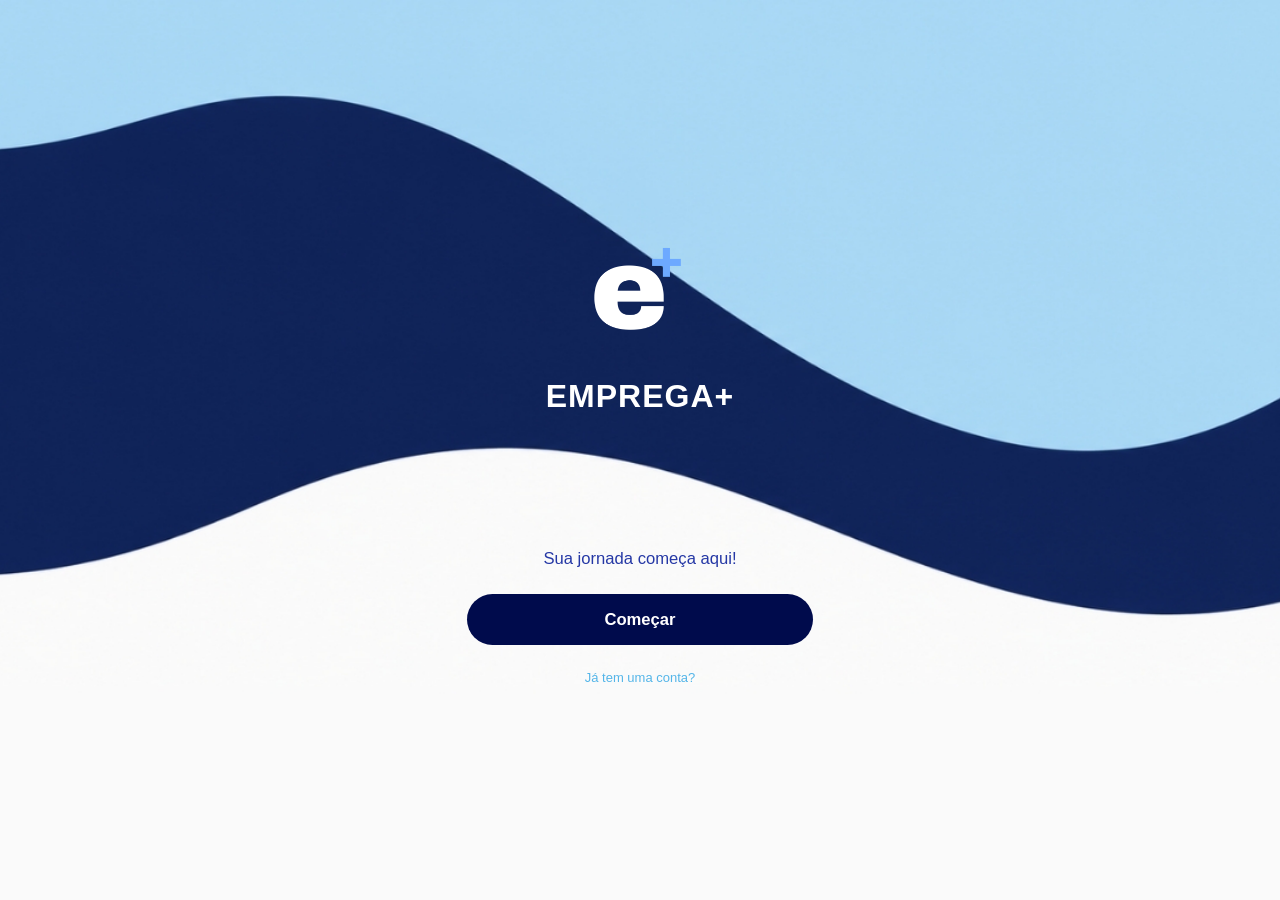
<file: index.html>
<!DOCTYPE html>
<html lang="pt-BR">

<head>
    <meta charset="UTF-8">
    <meta name="viewport" content="width=device-width, initial-scale=1.0">

    <title>Emprega+ desk</title>

    <link rel="stylesheet" href="/css/style.css">
</head>

<body>

    <main class="container">

        <!-- LOGO -->
        <div class="logo">
            <img src="img/LEM.png" alt="Emprega+" class="logo-img">
        </div>

        <!-- NOME -->
        <div class="logo-text">
            EMPREGA+
        </div>

        <!-- CONTEÚDO -->
        <div class="conteudo">

            <p class="frase">
                Sua jornada começa aqui!
            </p>

            <a href="/paginas-login/cadastro.html">
                <button class="btn-comecar">
                    Começar
                </button>
            </a>

            <a href="/paginas-login/login.html" class="login">
                Já tem uma conta?
            </a>

        </div>

    </main>

</body>

</html>
</file>
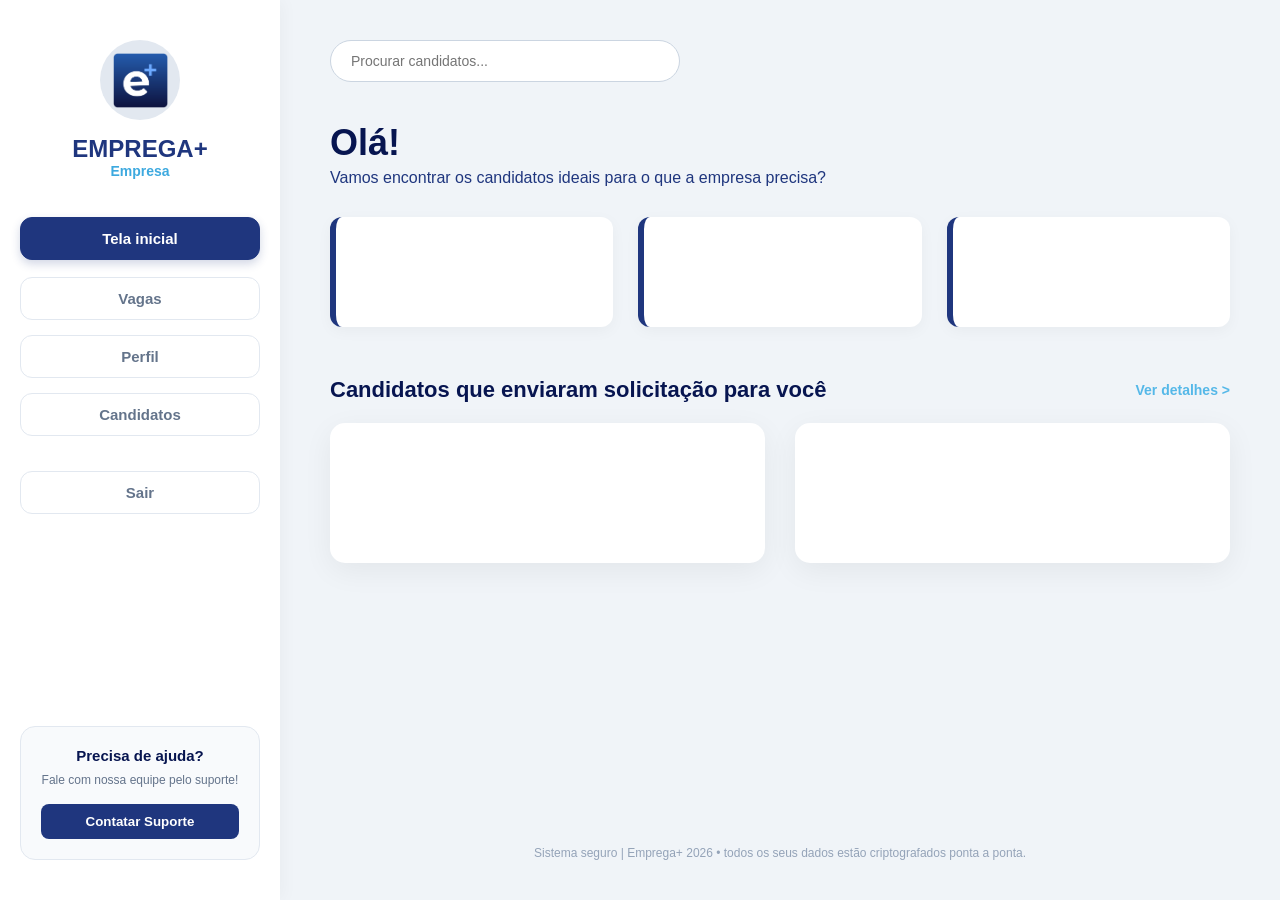
<file: paginas-inicial/home.html>
<!DOCTYPE html>
<html lang="pt-br">
<head>
    <meta charset="UTF-8">
    <meta name="viewport" content="width=device-width, initial-scale=1.0">
    <title>Emprega+ | Painel da Empresa</title>
    <!-- Caminho atualizado para a pasta CSS -->
    <link rel="stylesheet" href="../css/painel.css">
</head>
<body>
    <div class="dashboard">

        <!-- =========================
           MENU LATERAL (SIDEBAR)
        ========================= -->
        <aside class="sidebar">
            <div class="sidebar-header">
                <div class="profile-pic">
                <img src="../img/LEM2.png" alt="Logo Emprega+" style="width: 55px;">
                </div>
                <h2>EMPREGA+</h2>
                <p>Empresa</p>
            </div>

            <nav class="sidebar-nav">
                <a href="#" class="nav-item active">Tela inicial</a>
                <a href="#" class="nav-item">Vagas</a>
                <a href="#" class="nav-item">Perfil</a>
                <a href="#" class="nav-item">Candidatos</a>
                
                <!-- Caminho atualizado apontando para a pasta paginas-login -->
                <a href="../paginas-login/login.html" class="nav-item" style="margin-top: 20px;">Sair</a>
            </nav>

            <div class="help-box">
                <h4>Precisa de ajuda?</h4>
                <p>Fale com nossa equipe pelo suporte!</p>
                <button class="btn-help">Contatar Suporte</button>
            </div>
        </aside>

        <!-- =========================
           CONTEÚDO PRINCIPAL
        ========================= -->
        <main class="main-content">
            
            <header class="topbar">
                <div class="search-bar">
                    <input type="text" placeholder="Procurar candidatos...">
                </div>
            </header>

            <section class="greeting">
                <h1>Olá!</h1>
                <p>Vamos encontrar os candidatos ideais para o que a empresa precisa?</p>
            </section>

            <section class="stats-grid">
                <div class="stat-card"></div>
                <div class="stat-card"></div>
                <div class="stat-card"></div>
            </section>

            <div class="section-header">
                <h2>Candidatos que enviaram solicitação para você</h2>
                <a href="#">Ver detalhes ></a>
            </div>

            <section class="candidates-grid">
                <div class="candidate-card"></div>
                <div class="candidate-card"></div>
            </section>

            <footer class="footer-sec">
                Sistema seguro | Emprega+ 2026 • todos os seus dados estão criptografados ponta a ponta.
            </footer>

        </main>

    </div>
</body>
</html>
</file>
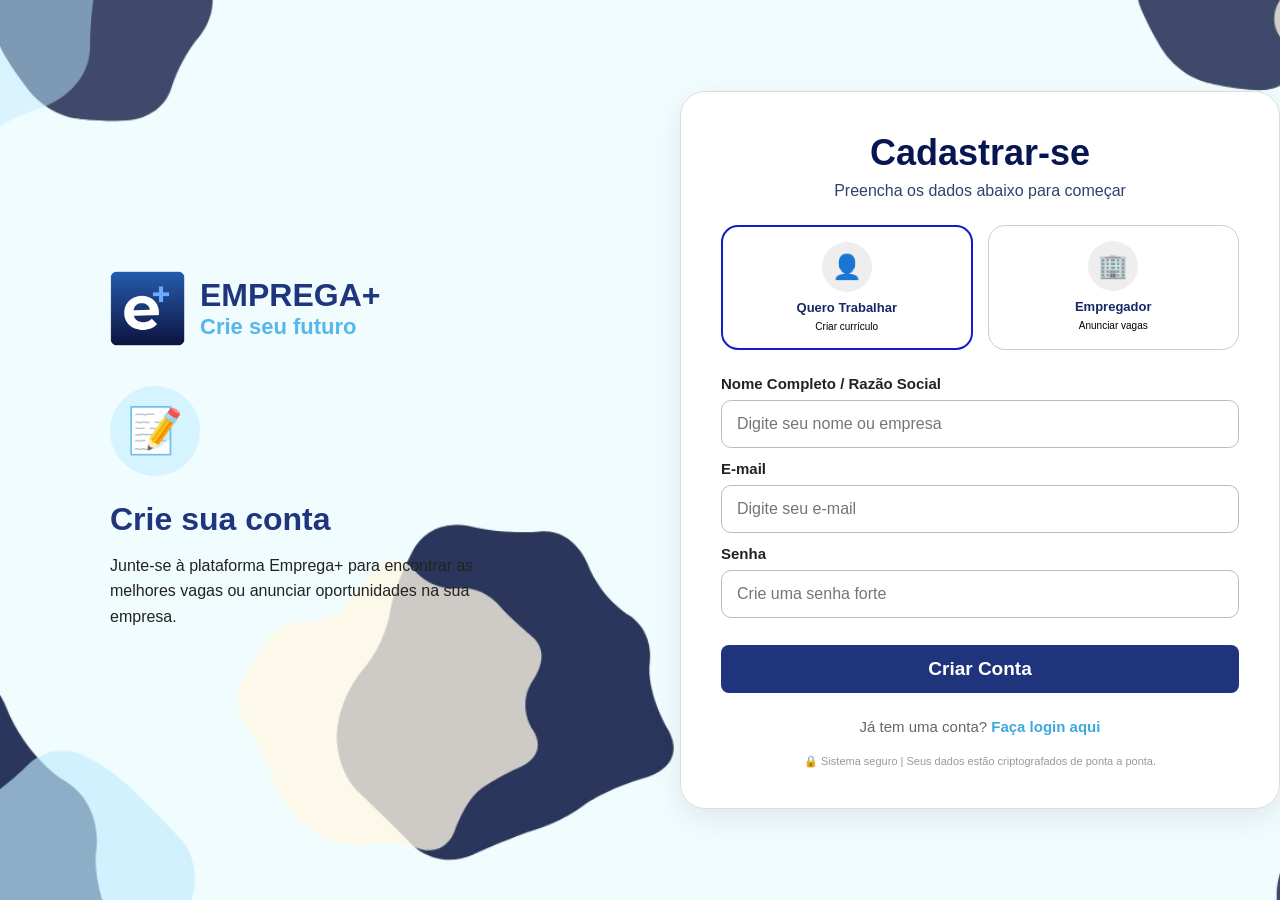
<file: paginas-login/cadastro.html>
<!DOCTYPE html>
<html lang="pt-br">
<head>
    <meta charset="UTF-8">
    <meta name="viewport" content="width=device-width, initial-scale=1.0">
    <title>Emprega+ | Cadastro</title>
    <link rel="stylesheet" href="../css/login.css">
</head>
<body>
    <div class="login-page">

        <div class="lado-esquerdo">
            <div class="logo-area">
                <!-- Ajuste o caminho da imagem se necessário -->
                <img src="../img/LEM2.png" alt="Logo Emprega+" class="logo">
                <div>
                    <h1>EMPREGA+</h1>
                    <p>Crie seu futuro</p>
                </div>
            </div>

            <div class="texto-esquerdo">
                <!-- Ícone diferente para a página de cadastro -->
                <div class="icone-cadeado">📝</div>
                <h2>Crie sua conta</h2>
                <p>Junte-se à plataforma Emprega+ para encontrar as melhores vagas ou anunciar oportunidades na sua empresa.</p>
            </div>

            <div class="decoracao"></div>
        </div>


        <div class="lado-direito">
            <div class="login-card">
                <h2>Cadastrar-se</h2>
                <p class="subtitulo">Preencha os dados abaixo para começar</p>

                <!-- Mantive as opções para escolher o tipo de conta -->
                <div class="tipos-acesso" style="grid-template-columns: repeat(2, 1fr);">
                    <div class="tipo selecionado">
                        <div class="tipo-icone">👤</div>
                        <strong>Quero Trabalhar</strong>
                        <small>Criar currículo</small>
                    </div>
                    <div class="tipo">
                        <div class="tipo-icone">🏢</div>
                        <strong>Empregador</strong>
                        <small>Anunciar vagas</small>
                    </div>
                </div>

                <form action="#">
                    <label>Nome Completo / Razão Social</label>
                    <input type="text" placeholder="Digite seu nome ou empresa" required>

                    <label>E-mail</label>
                    <input type="text" placeholder="Digite seu e-mail" required>

                    <label>Senha</label>
                    <input type="password" placeholder="Crie uma senha forte" required>

                    <button type="submit" class="btn-entrar">Criar Conta</button>

                    <!-- Link para voltar ao Login -->
                    <div class="opcoes" style="justify-content: center; margin-top: 25px;">
                        <span style="color: #666; font-size: 15px;">Já tem uma conta? <a href="login.html">Faça login aqui</a></span>
                    </div>
                </form>

                <div class="seguranca">
                    🔒 Sistema seguro | Seus dados estão criptografados de ponta a ponta.
                </div>
            </div>
        </div>

    </div>

    <script>
        document.addEventListener('DOMContentLoaded', function() {
            const botoesTipo = document.querySelectorAll('.tipo');

            botoesTipo.forEach(function(botao) {
                botao.addEventListener('click', function() {
                    botoesTipo.forEach(function(b) {
                        b.classList.remove('selecionado');
                    });
                    this.classList.add('selecionado');
                });
            });
        });
    </script>
</body>
</html>
</file>
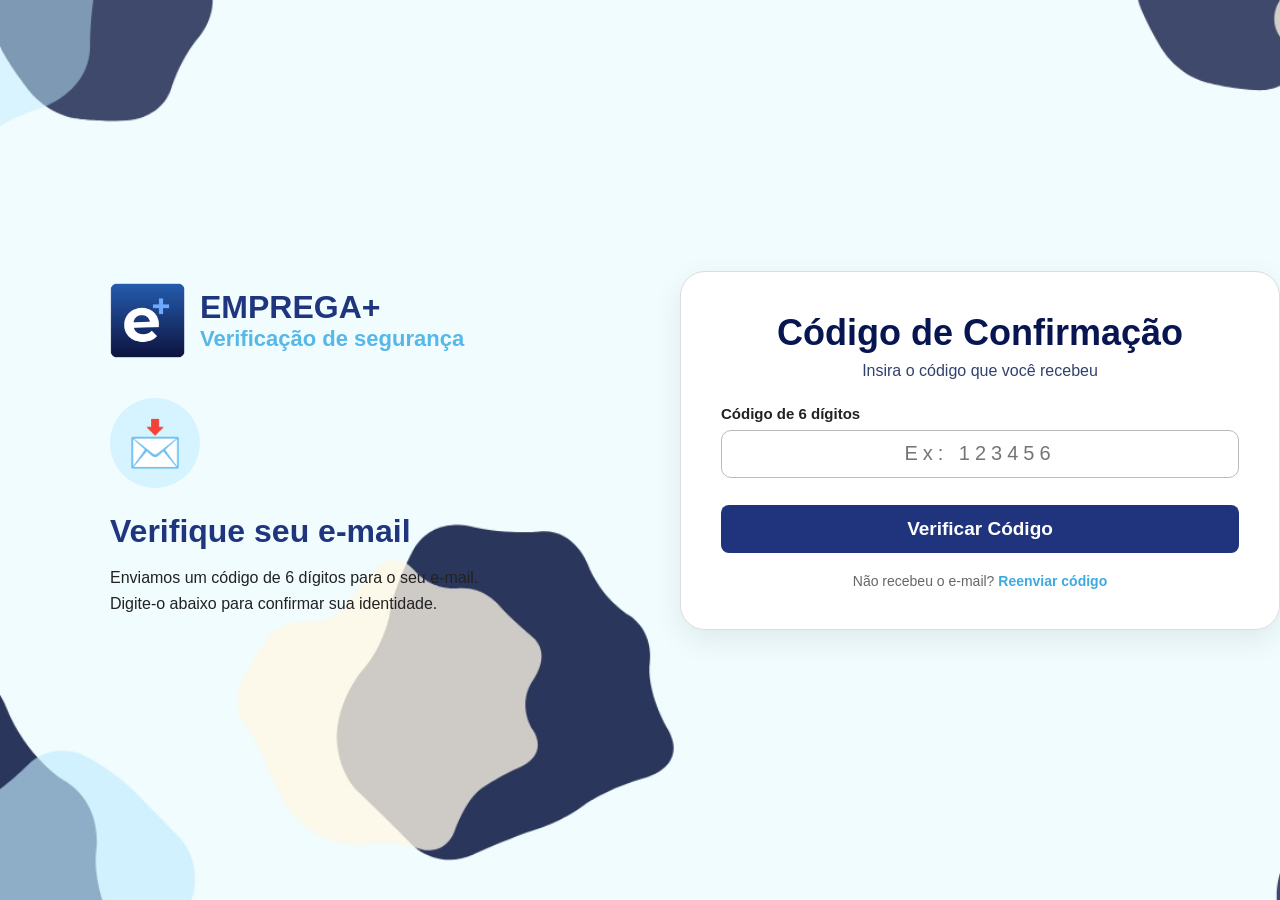
<file: paginas-login/confirmar-codigo.html>
<!DOCTYPE html>
<html lang="pt-br">
<head>
    <meta charset="UTF-8">
    <meta name="viewport" content="width=device-width, initial-scale=1.0">
    <title>Emprega+ | Confirmar Código</title>
    <link rel="stylesheet" href="../css/login.css">
</head>
<body>
    <div class="login-page">

        <div class="lado-esquerdo">
            <div class="logo-area">
                <img src="../img/LEM2.png" alt="Logo Emprega+" class="logo">
                <div>
                    <h1>EMPREGA+</h1>
                    <p>Verificação de segurança</p>
                </div>
            </div>

            <div class="texto-esquerdo">
                <div class="icone-cadeado">📩</div>
                <h2>Verifique seu e-mail</h2>
                <p>Enviamos um código de 6 dígitos para o seu e-mail. Digite-o abaixo para confirmar sua identidade.</p>
            </div>

            <div class="decoracao"></div>
        </div>

        <div class="lado-direito">
            <div class="login-card">
                <h2>Código de Confirmação</h2>
                <p class="subtitulo">Insira o código que você recebeu</p>

                <form action="nova-senha.html">
                    <label>Código de 6 dígitos</label>
                    <input type="text" placeholder="Ex: 123456" maxlength="6" required style="text-align: center; font-size: 20px; letter-spacing: 5px;">

                    <button type="submit" class="btn-entrar">Verificar Código</button>

                    <div class="novo-cadastro">
                        Não recebeu o e-mail? <a href="#">Reenviar código</a>
                    </div>
                </form>

            </div>
        </div>

    </div>
</body>
</html>
</file>
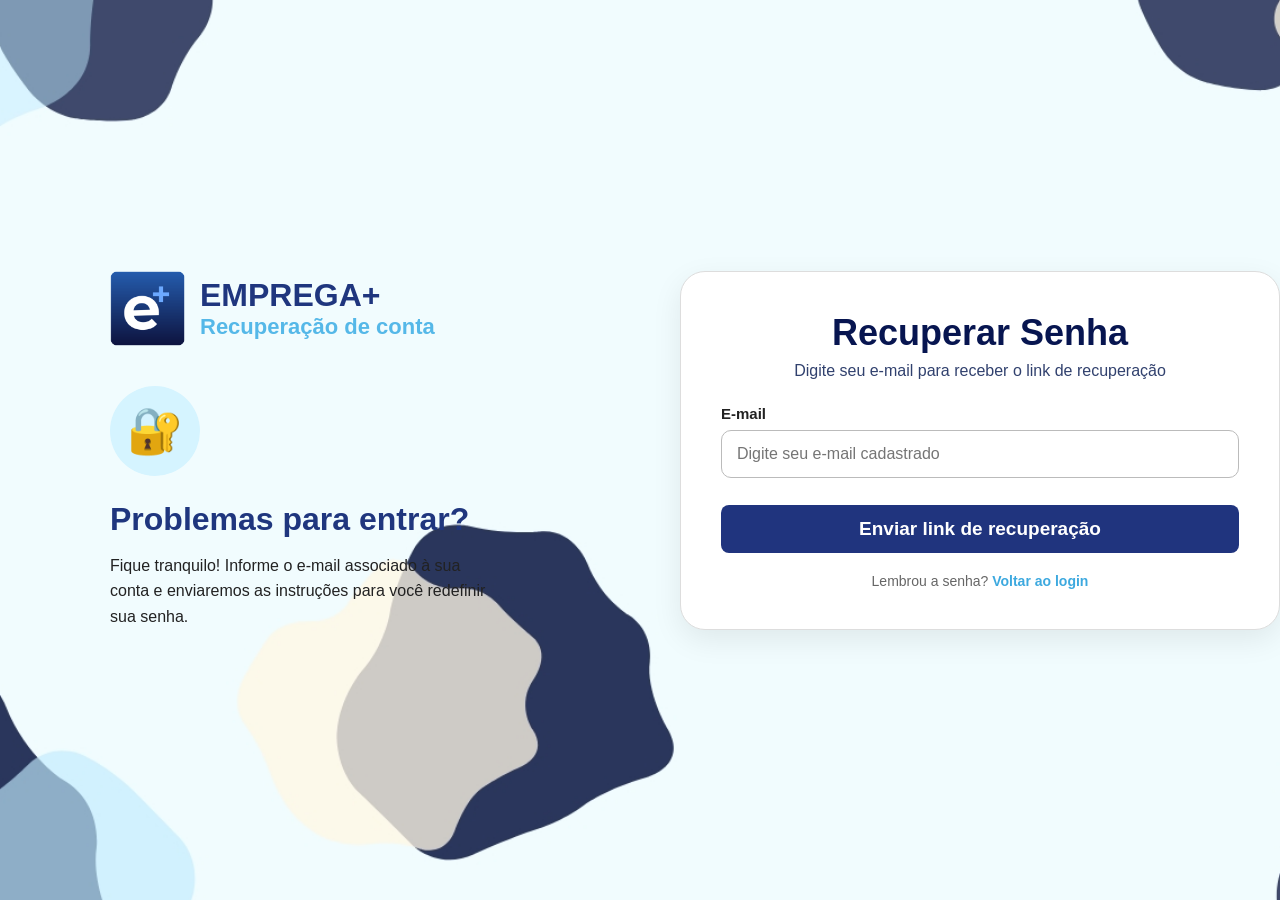
<file: paginas-login/esqueceu-senha.html>
<!DOCTYPE html>
<html lang="pt-br">
<head>
    <meta charset="UTF-8">
    <meta name="viewport" content="width=device-width, initial-scale=1.0">
    <title>Emprega+ | Recuperar Senha</title>
    <link rel="stylesheet" href="../css/login.css">
</head>
<body>
    <div class="login-page">

        <div class="lado-esquerdo">
            <div class="logo-area">
                <!-- Usando a mesma logo das outras telas -->
                <img src="../img/LEM2.png" alt="Logo Emprega+" class="logo">
                <div>
                    <h1>EMPREGA+</h1>
                    <p>Recuperação de conta</p>
                </div>
            </div>

            <div class="texto-esquerdo">
                <!-- Ícone de cadeado com chave para remeter a segurança/senha -->
                <div class="icone-cadeado">🔐</div>
                <h2>Problemas para entrar?</h2>
                <p>Fique tranquilo! Informe o e-mail associado à sua conta e enviaremos as instruções para você redefinir sua senha.</p>
            </div>

            <div class="decoracao"></div>
        </div>


        <div class="lado-direito">
            <div class="login-card">
                <h2>Recuperar Senha</h2>
                <p class="subtitulo">Digite seu e-mail para receber o link de recuperação</p>

                <form action="#">
                    <label>E-mail</label>
                    <input type="text" placeholder="Digite seu e-mail cadastrado" required>

                    <button type="submit" class="btn-entrar">Enviar link de recuperação</button>

                    <!-- Link para voltar ao Login usando a mesma classe que criamos antes -->
                    <div class="novo-cadastro">
                        Lembrou a senha? <a href="login.html">Voltar ao login</a>
                    </div>
                </form>

            </div>
        </div>

    </div>
</body>
</html>
</file>
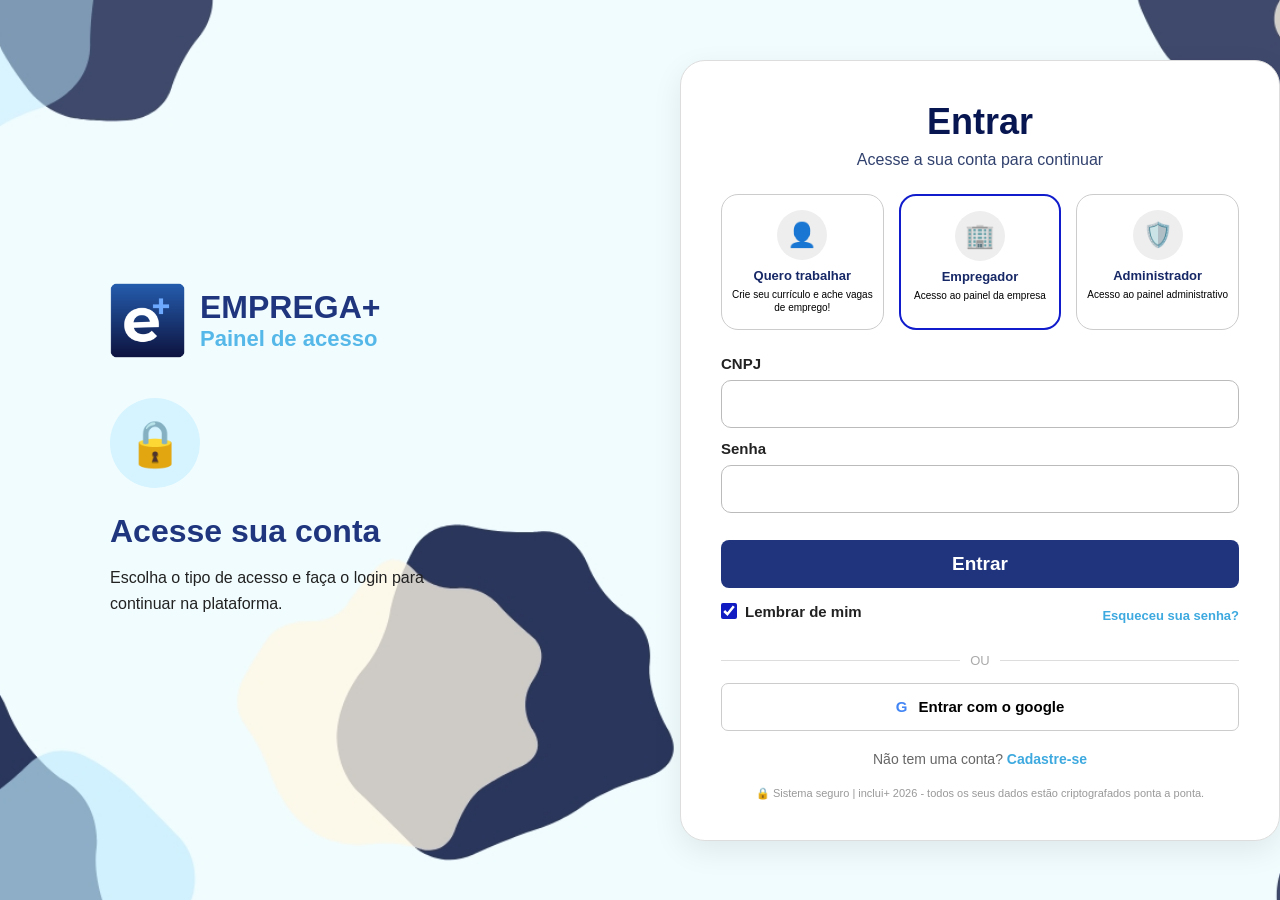
<file: paginas-login/login.html>
<!DOCTYPE html>
<html lang="pt-BR">

<head>
    <meta charset="UTF-8">
    <meta name="viewport" content="width=device-width, initial-scale=1.0">

    <title>Emprega+ | Login</title>

    <link rel="stylesheet" href="/css/login.css">
</head>

<body>

    <main class="login-page">

        <section class="lado-esquerdo">

            <div class="logo-area">
                <img src="/img/LEM2.png" alt="Emprega+" class="logo">
                
                <div>
                    <h1>EMPREGA+</h1>
                    <p>Painel de acesso</p>
                </div>
            </div>


            <div class="texto-esquerdo">

                <div class="icone-cadeado">
                    🔒
                </div>

                <h2>Acesse sua conta</h2>

                <p>
                    Escolha o tipo de acesso e faça o
                    login para continuar na plataforma.
                </p>

            </div>


            

        </section>


        <section class="lado-direito">

            <div class="login-card">

                <h2>Entrar</h2>

                <p class="subtitulo">
                    Acesse a sua conta para continuar
                </p>


                <div class="tipos-acesso">

                    <button class="tipo">
                        <div class="tipo-icone">👤</div>

                        <strong>Quero trabalhar</strong>

                        <small>
                            Crie seu currículo e
                            ache vagas de emprego!
                        </small>
                    </button>


                    <button class="tipo selecionado">
                        <div class="tipo-icone">🏢</div>

                        <strong>Empregador</strong>

                        <small>
                            Acesso ao painel
                            da empresa
                        </small>
                    </button>


                    <button class="tipo">
                        <div class="tipo-icone">🛡️</div>

                        <strong>Administrador</strong>

                        <small>
                            Acesso ao painel
                            administrativo
                        </small>
                    </button>

                </div>

                <form id="loginForm">

                    <label for="cnpj">
                        CNPJ
                    </label>

                    <input
                        type="text"
                        id="cnpj"
                        placeholder=""
                    >


                    <label for="senha">
                        Senha
                    </label>

                    <input
                        type="password"
                        id="senha"
                        placeholder=""
                    >


                    <button
                        type="submit"
                        class="btn-entrar"
                    >
                        Entrar
                    </button>

                    <div class="opcoes">

                        <label class="lembrar">
                            <input
                                type="checkbox"
                                checked
                            >

                            <span>
                                Lembrar de mim
                            </span>
                        </label>


                        <a href="/paginas-login/esqueceu-senha.html">
                            Esqueceu sua senha?
                        </a>

                    </div>

                </form>


                <div class="ou">
                    <span></span>
                    <p>OU</p>
                    <span></span>
                </div>


                <button class="google">
                    <span>G</span>
                    Entrar com o google
                </button>

                <div class="novo-cadastro"> Não tem uma conta?
                 <a href="cadastro.html">Cadastre-se</a>
                </div>


                <p class="seguranca">
                    🔒 Sistema seguro | inclui+ 2026 -
                    todos os seus dados estão criptografados
                    ponta a ponta.
                </p>

            </div>

        </section>

    </main>


    <script src="../js/login.js"></script>

</body>

</html>
</file>
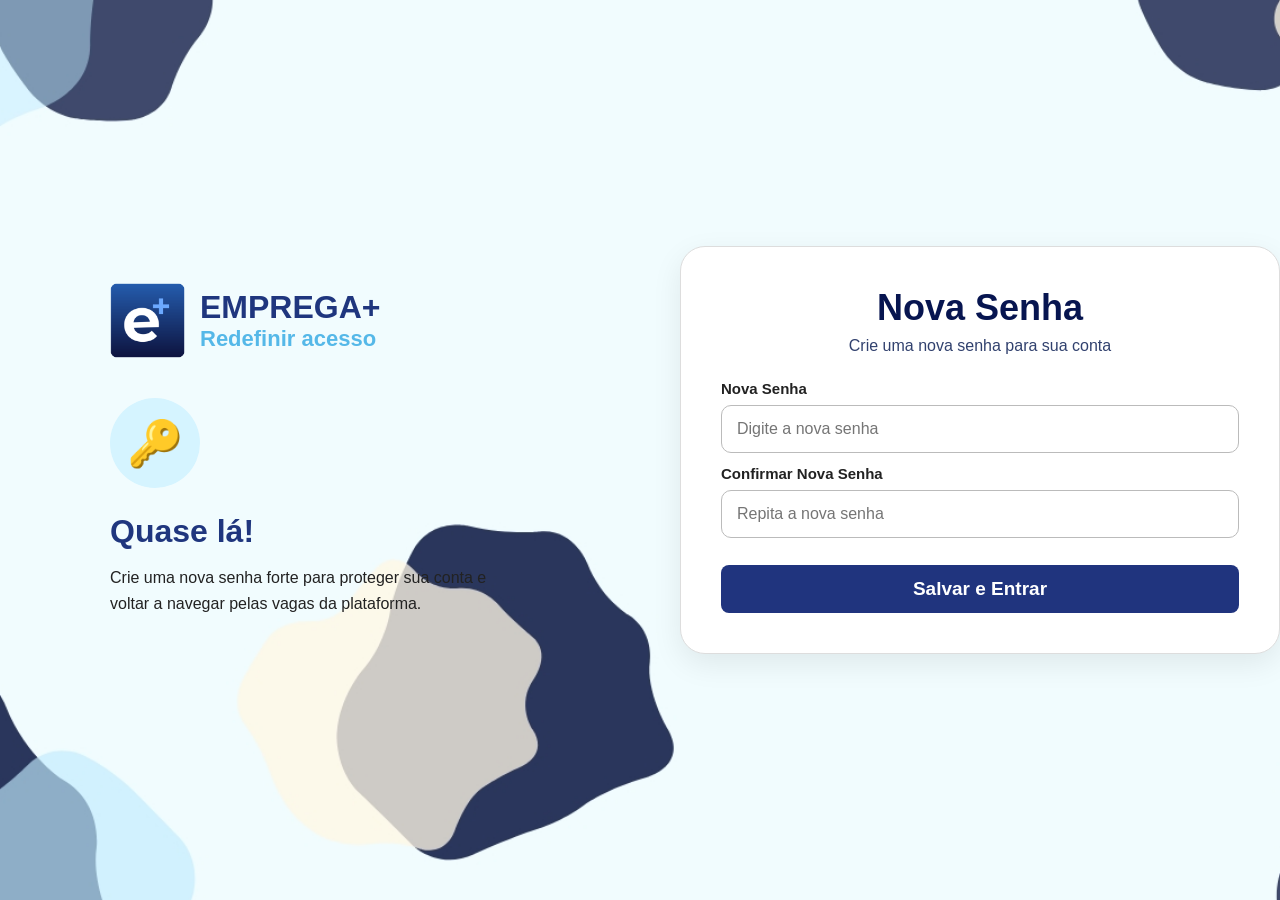
<file: paginas-login/nova-senha.html>
<!DOCTYPE html>
<html lang="pt-br">
<head>
    <meta charset="UTF-8">
    <meta name="viewport" content="width=device-width, initial-scale=1.0">
    <title>Emprega+ | Nova Senha</title>
    <link rel="stylesheet" href="../css/login.css">
</head>
<body>
    <div class="login-page">

        <div class="lado-esquerdo">
            <div class="logo-area">
                <img src="../img/LEM2.png" alt="Logo Emprega+" class="logo">
                <div>
                    <h1>EMPREGA+</h1>
                    <p>Redefinir acesso</p>
                </div>
            </div>

            <div class="texto-esquerdo">
                <div class="icone-cadeado">🔑</div>
                <h2>Quase lá!</h2>
                <p>Crie uma nova senha forte para proteger sua conta e voltar a navegar pelas vagas da plataforma.</p>
            </div>

            <div class="decoracao"></div>
        </div>

        <div class="lado-direito">
            <div class="login-card">
                <h2>Nova Senha</h2>
                <p class="subtitulo">Crie uma nova senha para sua conta</p>

                <form action="login.html">
                    <label>Nova Senha</label>
                    <input type="password" placeholder="Digite a nova senha" required>

                    <label>Confirmar Nova Senha</label>
                    <input type="password" placeholder="Repita a nova senha" required>

                    <button type="submit" class="btn-entrar">Salvar e Entrar</button>
                </form>

            </div>
        </div>

    </div>
</body>
</html>
</file>
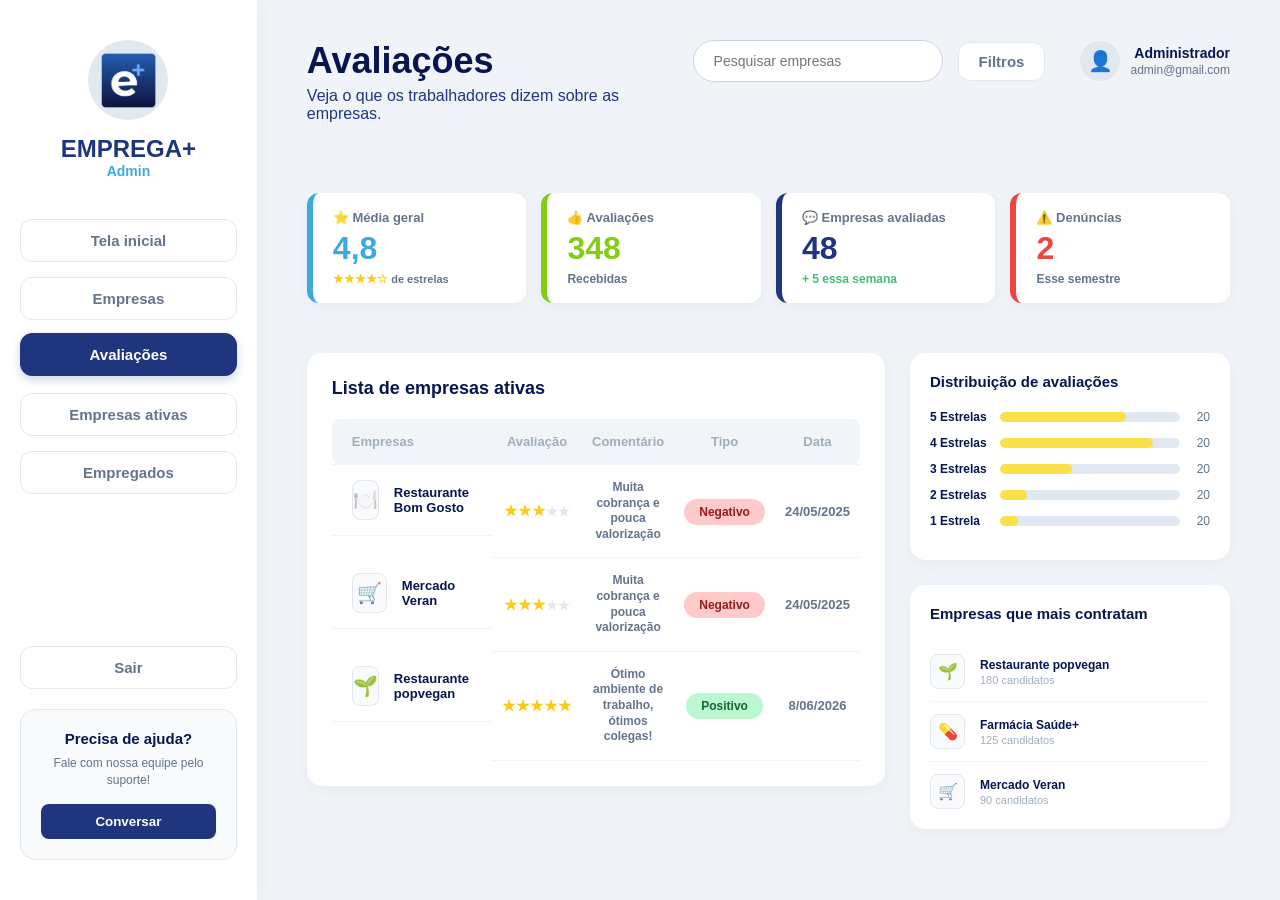
<file: paginas-inicial/subPaginas admin/admAvaliações.html>
<!DOCTYPE html>
<html lang="pt-BR">
<head>
    <meta charset="UTF-8">
    <meta name="viewport" content="width=device-width, initial-scale=1.0">
    <title>Avaliações - Painel Admin</title>
    <!-- Caminho voltando duas pastas, como você fez na tela de Empresas -->
    <link rel="stylesheet" href="../../css/painel.css">
</head>
<body>

    <div class="dashboard">
        
        <!-- SIDEBAR -->
        <aside class="sidebar">
            <div class="sidebar-header">
                <div class="profile-pic">
                <img src="/img/LEM2.png" alt="Logo Emprega+" style="width: 55px;">
                </div>
                <h2>EMPREGA+</h2>
                <p>Admin</p>
            </div>

            <nav class="sidebar-nav">
                <!-- A classe active agora está em Avaliações -->
                <a href="homeAdmin.html" class="nav-item">Tela inicial</a>
                <a href="admEmpresas.html" class="nav-item">Empresas</a>
                <a href="a" class="nav-item active">Avaliações</a>
                <a href="admEmpresasAtivas.html" class="nav-item">Empresas ativas</a>
                <a href="admEmpregados.html" class="nav-item">Empregados</a>
                
                <a href="#" class="nav-item" style="margin-top: auto;" onclick="confirmarSaida(event)">Sair</a>
            </nav>

            <div class="help-box">
                <h4>Precisa de ajuda?</h4>
                <p>Fale com nossa equipe pelo suporte!</p>
                <button class="btn-help">Conversar</button>
            </div>
        </aside>

        <!-- CONTEÚDO PRINCIPAL -->
        <main class="main-content">
            
            <header class="topbar" style="align-items: flex-start;">
                <div class="greeting">
                    <h1>Avaliações</h1>
                    <p>Veja o que os trabalhadores dizem sobre as empresas.</p>
                </div>
                
                <!-- Área de pesquisa e perfil -->
                <div style="display: flex; gap: 15px; align-items: center;">
                    <div class="search-bar" style="width: 250px;">
                        <input type="text" placeholder="Pesquisar empresas">
                    </div>
                    <button class="nav-item" style="padding: 10px 20px; cursor: pointer; background: white;">Filtros</button>
                    
                    <div style="display: flex; align-items: center; gap: 10px; margin-left: 20px;">
                        <div class="profile-pic" style="width: 40px; height: 40px; margin: 0; font-size: 20px;">👤</div>
                        <div style="text-align: right; color: #071550; font-size: 14px;">
                            <strong>Administrador</strong><br>
                            <span style="font-size: 12px; color: #64748b;">admin@gmail.com</span>
                        </div>
                    </div>
                </div>
            </header>

            <!-- 4 CARTÕES SUPERIORES DE AVALIAÇÕES -->
            <section class="stats-grid admin-grid">
                <div class="stat-card" style="border-left-color: #3da9df;">
                    <span class="stat-title">⭐ Média geral</span>
                    <span class="stat-number">4,8</span>
                    <span class="stat-trend" style="color: #facc15;">★★★★☆ <span style="color: #64748b; font-size: 11px;">de estrelas</span></span>
                </div>
                <div class="stat-card" style="border-left-color: #84cc16;">
                    <span class="stat-title">👍 Avaliações</span>
                    <span class="stat-number" style="color: #84cc16;">348</span>
                    <span class="stat-trend" style="color: #64748b;">Recebidas</span>
                </div>
                <div class="stat-card" style="border-left-color: #1f367e;">
                    <span class="stat-title">💬 Empresas avaliadas</span>
                    <span class="stat-number" style="color: #1f367e;">48</span>
                    <span class="stat-trend">+ 5 essa semana</span>
                </div>
                <div class="stat-card" style="border-left-color: #ef4444;">
                    <span class="stat-title">⚠️ Denúncias</span>
                    <span class="stat-number" style="color: #ef4444;">2</span>
                    <span class="stat-trend" style="color: #64748b;">Esse semestre</span>
                </div>
            </section>

            <!-- SEÇÃO INFERIOR: Tabela à esquerda, Widgets à direita -->
            <div class="avaliacoes-content">
                
                <!-- LADO ESQUERDO: Tabela -->
                <div class="table-section">
                    <h3>Lista de empresas ativas</h3>
                    <table class="data-table">
                        <thead>
                            <tr>
                                <th>Empresas</th>
                                <th>Avaliação</th>
                                <th>Comentário</th>
                                <th>Tipo</th>
                                <th>Data</th>
                            </tr>
                        </thead>
                        <tbody>
                            <!-- Linha 1 (Negativa) -->
                            <tr>
                                <td>
                                    <div class="empresa-icon">🍽️</div>
                                    Restaurante Bom Gosto
                                </td>
                                <td>
                                    <span class="estrelas">★★★</span><span class="estrelas-vazias">★★</span>
                                </td>
                                <td><p class="comentario-texto">Muita cobrança e pouca valorização</p></td>
                                <td><span class="badge-negativo">Negativo</span></td>
                                <td>24/05/2025</td>
                            </tr>
                            
                            <!-- Linha 2 (Negativa) -->
                            <tr>
                                <td>
                                    <div class="empresa-icon">🛒</div>
                                    Mercado Veran
                                </td>
                                <td>
                                    <span class="estrelas">★★★</span><span class="estrelas-vazias">★★</span>
                                </td>
                                <td><p class="comentario-texto">Muita cobrança e pouca valorização</p></td>
                                <td><span class="badge-negativo">Negativo</span></td>
                                <td>24/05/2025</td>
                            </tr>

                            <!-- Linha 3 (Positiva) -->
                            <tr>
                                <td>
                                    <div class="empresa-icon">🌱</div>
                                    Restaurante popvegan
                                </td>
                                <td>
                                    <span class="estrelas">★★★★★</span>
                                </td>
                                <td><p class="comentario-texto">Ótimo ambiente de trabalho, ótimos colegas!</p></td>
                                <td><span class="badge-positivo">Positivo</span></td>
                                <td>8/06/2026</td>
                            </tr>
                        </tbody>
                    </table>
                </div>

                <!-- LADO DIREITO: Widgets -->
                <aside class="side-widgets">
                    
                    <!-- Widget: Barras de Progresso -->
                    <div class="widget-card">
                        <h3>Distribuição de avaliações</h3>
                        
                        <div class="progress-row">
                            <span class="progress-label">5 Estrelas</span>
                            <div class="progress-bar-bg"><div class="progress-bar-fill" style="width: 70%;"></div></div>
                            <span class="progress-value">20</span>
                        </div>
                        <div class="progress-row">
                            <span class="progress-label">4 Estrelas</span>
                            <div class="progress-bar-bg"><div class="progress-bar-fill" style="width: 85%;"></div></div>
                            <span class="progress-value">20</span>
                        </div>
                        <div class="progress-row">
                            <span class="progress-label">3 Estrelas</span>
                            <div class="progress-bar-bg"><div class="progress-bar-fill" style="width: 40%;"></div></div>
                            <span class="progress-value">20</span>
                        </div>
                        <div class="progress-row">
                            <span class="progress-label">2 Estrelas</span>
                            <div class="progress-bar-bg"><div class="progress-bar-fill" style="width: 15%;"></div></div>
                            <span class="progress-value">20</span>
                        </div>
                        <div class="progress-row">
                            <span class="progress-label">1 Estrela</span>
                            <div class="progress-bar-bg"><div class="progress-bar-fill" style="width: 10%;"></div></div>
                            <span class="progress-value">20</span>
                        </div>
                    </div>

                    <!-- Widget: Lista de Empresas -->
                    <div class="widget-card">
                        <h3>Empresas que mais contratam</h3>
                        
                        <div class="small-company-item">
                            <div class="small-company-icon">🌱</div>
                            <div class="small-company-info">
                                <h4>Restaurante popvegan</h4>
                                <p>180 candidatos</p>
                            </div>
                        </div>
                        <div class="small-company-item">
                            <div class="small-company-icon">💊</div>
                            <div class="small-company-info">
                                <h4>Farmácia Saúde+</h4>
                                <p>125 candidatos</p>
                            </div>
                        </div>
                        <div class="small-company-item">
                            <div class="small-company-icon">🛒</div>
                            <div class="small-company-info">
                                <h4>Mercado Veran</h4>
                                <p>90 candidatos</p>
                            </div>
                        </div>
                    </div>

                </aside>
            </div>

        </main>
    </div>

    <!-- SCRIPT DE SAÍDA -->
    <script>
        function confirmarSaida(event) {
            event.preventDefault(); 
            if (confirm("Tem certeza que deseja sair?")) {
                window.location.href = "../../paginas-login/login.html"; 
            }
        }
    </script>
</body>
</html>
</file>
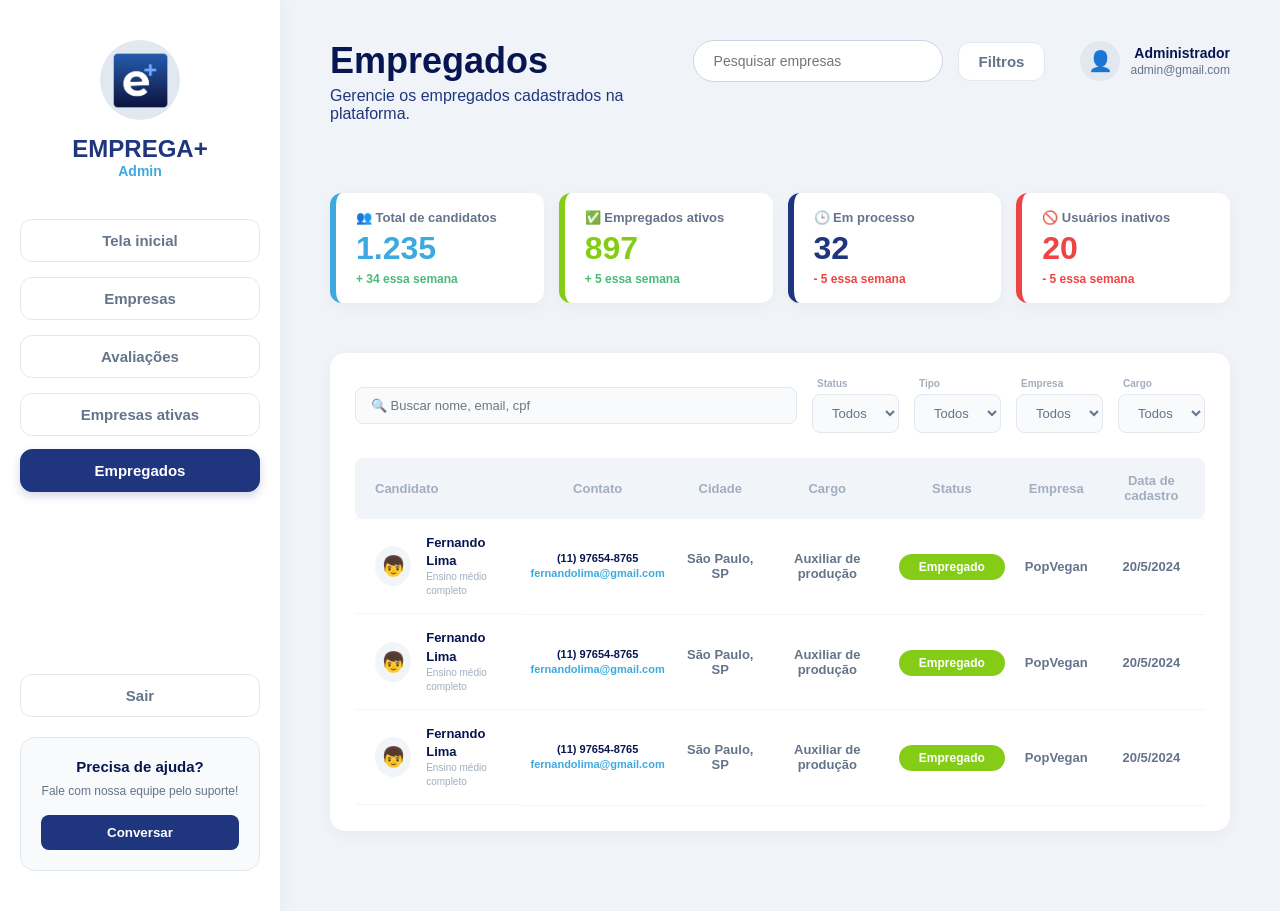
<file: paginas-inicial/subPaginas admin/admEmpregados.html>
<!DOCTYPE html>
<html lang="pt-BR">
<head>
    <meta charset="UTF-8">
    <meta name="viewport" content="width=device-width, initial-scale=1.0">
    <title>Empregados - Painel Admin</title>
    <!-- Caminho voltando duas pastas para o CSS -->
    <link rel="stylesheet" href="../../css/painel.css">
</head>
<body>

    <div class="dashboard">
        
        <!-- SIDEBAR -->
        <aside class="sidebar">
            <div class="sidebar-header">
                <div class="profile-pic">
                <img src="/img/LEM2.png" alt="Logo Emprega+" style="width: 55px;">
                </div>
                <h2>EMPREGA+</h2>
                <p>Admin</p>
            </div>

            <nav class="sidebar-nav">
                <a href="homeAdmin.html" class="nav-item">Tela inicial</a>
                <a href="admEmpresas.html" class="nav-item">Empresas</a>
                <a href="admAvaliações.html" class="nav-item">Avaliações</a>
                <a href="admEmpresasAtivas.html" class="nav-item">Empresas ativas</a>
                <!-- A classe active agora está em Empregados -->
                <a href="#" class="nav-item active">Empregados</a>
                
                <a href="#" class="nav-item" style="margin-top: auto;" onclick="confirmarSaida(event)">Sair</a>
            </nav>

            <div class="help-box">
                <h4>Precisa de ajuda?</h4>
                <p>Fale com nossa equipe pelo suporte!</p>
                <button class="btn-help">Conversar</button>
            </div>
        </aside>

        <!-- CONTEÚDO PRINCIPAL -->
        <main class="main-content">
            
            <header class="topbar" style="align-items: flex-start;">
                <div class="greeting">
                    <h1>Empregados</h1>
                    <p>Gerencie os empregados cadastrados na plataforma.</p>
                </div>
                
                <!-- Área direita do cabeçalho -->
                <div style="display: flex; gap: 15px; align-items: center;">
                    <div class="search-bar" style="width: 250px;">
                        <input type="text" placeholder="Pesquisar empresas"> <!-- Conforme protótipo -->
                    </div>
                    <button class="nav-item" style="padding: 10px 20px; cursor: pointer; background: white;">Filtros</button>
                    
                    <div style="display: flex; align-items: center; gap: 10px; margin-left: 20px;">
                        <div class="profile-pic" style="width: 40px; height: 40px; margin: 0; font-size: 20px;">👤</div>
                        <div style="text-align: right; color: #071550; font-size: 14px;">
                            <strong>Administrador</strong><br>
                            <span style="font-size: 12px; color: #64748b;">admin@gmail.com</span>
                        </div>
                    </div>
                </div>
            </header>

            <!-- 4 CARTÕES SUPERIORES ESPECÍFICOS DE EMPREGADOS -->
            <section class="stats-grid admin-grid">
                <div class="stat-card" style="border-left-color: #3da9df;">
                    <span class="stat-title">👥 Total de candidatos</span>
                    <span class="stat-number">1.235</span>
                    <span class="stat-trend">+ 34 essa semana</span>
                </div>
                <div class="stat-card" style="border-left-color: #84cc16;">
                    <span class="stat-title">✅ Empregados ativos</span>
                    <span class="stat-number" style="color: #84cc16;">897</span>
                    <span class="stat-trend">+ 5 essa semana</span>
                </div>
                <div class="stat-card" style="border-left-color: #1f367e;">
                    <span class="stat-title">🕒 Em processo</span>
                    <span class="stat-number" style="color: #1f367e;">32</span>
                    <span class="stat-trend" style="color: #ef4444;">- 5 essa semana</span>
                </div>
                <div class="stat-card" style="border-left-color: #ef4444;">
                    <span class="stat-title">🚫 Usuários inativos</span>
                    <span class="stat-number" style="color: #ef4444;">20</span>
                    <span class="stat-trend" style="color: #ef4444;">- 5 essa semana</span>
                </div>
            </section>

            <!-- CONTAINER DA TABELA E FILTROS -->
            <div class="table-container">
                
                <!-- Barra de Filtros Interna -->
                <div class="table-filters">
                    <input type="text" class="filter-input" placeholder="🔍 Buscar nome, email, cpf">
                    
                    <div style="display: flex; flex-direction: column; gap: 5px;">
                        <span style="font-size: 10px; color: #a0aec0; font-weight: bold; padding-left: 5px;">Status</span>
                        <select class="filter-select"><option>Todos</option></select>
                    </div>
                    <div style="display: flex; flex-direction: column; gap: 5px;">
                        <span style="font-size: 10px; color: #a0aec0; font-weight: bold; padding-left: 5px;">Tipo</span>
                        <select class="filter-select"><option>Todos</option></select>
                    </div>
                    <div style="display: flex; flex-direction: column; gap: 5px;">
                        <span style="font-size: 10px; color: #a0aec0; font-weight: bold; padding-left: 5px;">Empresa</span>
                        <select class="filter-select"><option>Todos</option></select>
                    </div>
                    <div style="display: flex; flex-direction: column; gap: 5px;">
                        <span style="font-size: 10px; color: #a0aec0; font-weight: bold; padding-left: 5px;">Cargo</span>
                        <select class="filter-select"><option>Todos</option></select>
                    </div>
                </div>

                <!-- Tabela de Empregados -->
                <table class="data-table">
                    <thead>
                        <tr>
                            <th style="padding-left: 20px;">Candidato</th>
                            <th>Contato</th>
                            <th>Cidade</th>
                            <th>Cargo</th>
                            <th>Status</th>
                            <th>Empresa</th>
                            <th>Data de cadastro</th>
                        </tr>
                    </thead>
                    <tbody>
                        <!-- Linha 1 -->
                        <tr>
                            <td>
                                <div class="candidato-cell">
                                    <div class="candidato-avatar">👦</div>
                                    <div class="candidato-text">
                                        <span class="candidato-name">Fernando Lima</span>
                                        <span class="candidato-sub">Ensino médio<br>completo</span>
                                    </div>
                                </div>
                            </td>
                            <td>
                                <div class="contato-text">
                                    <span>(11) 97654-8765</span>
                                    <span style="color: #3da9df;">fernandolima@gmail.com</span>
                                </div>
                            </td>
                            <td>São Paulo, SP</td>
                            <td>Auxiliar de produção</td>
                            <td><span class="badge-ativa">Empregado</span></td>
                            <td>PopVegan</td>
                            <td>20/5/2024</td>
                        </tr>
                        
                        <!-- Linha 2 -->
                        <tr>
                            <td>
                                <div class="candidato-cell">
                                    <div class="candidato-avatar">👦</div>
                                    <div class="candidato-text">
                                        <span class="candidato-name">Fernando Lima</span>
                                        <span class="candidato-sub">Ensino médio<br>completo</span>
                                    </div>
                                </div>
                            </td>
                            <td>
                                <div class="contato-text">
                                    <span>(11) 97654-8765</span>
                                    <span style="color: #3da9df;">fernandolima@gmail.com</span>
                                </div>
                            </td>
                            <td>São Paulo, SP</td>
                            <td>Auxiliar de produção</td>
                            <td><span class="badge-ativa">Empregado</span></td>
                            <td>PopVegan</td>
                            <td>20/5/2024</td>
                        </tr>

                        <!-- Linha 3 -->
                        <tr>
                            <td>
                                <div class="candidato-cell">
                                    <div class="candidato-avatar">👦</div>
                                    <div class="candidato-text">
                                        <span class="candidato-name">Fernando Lima</span>
                                        <span class="candidato-sub">Ensino médio<br>completo</span>
                                    </div>
                                </div>
                            </td>
                            <td>
                                <div class="contato-text">
                                    <span>(11) 97654-8765</span>
                                    <span style="color: #3da9df;">fernandolima@gmail.com</span>
                                </div>
                            </td>
                            <td>São Paulo, SP</td>
                            <td>Auxiliar de produção</td>
                            <td><span class="badge-ativa">Empregado</span></td>
                            <td>PopVegan</td>
                            <td>20/5/2024</td>
                        </tr>
                    </tbody>
                </table>
            </div>

        </main>
    </div>

    <!-- SCRIPT DE SAÍDA -->
    <script>
        function confirmarSaida(event) {
            event.preventDefault(); 
            if (confirm("Tem certeza que deseja sair?")) {
                window.location.href = "../../paginas-login/login.html"; 
            }
        }
    </script>
</body>
</html>
</file>
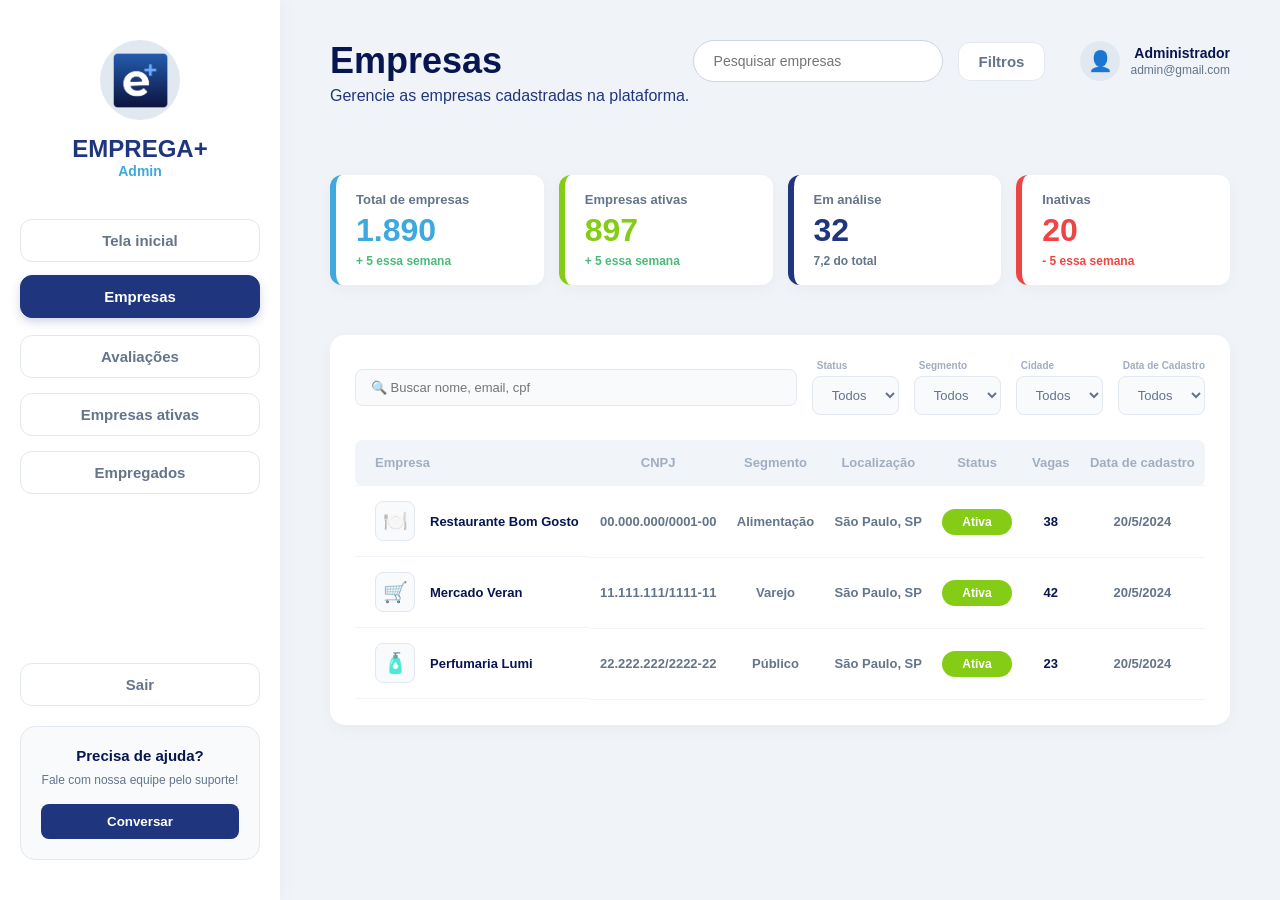
<file: paginas-inicial/subPaginas admin/admEmpresas.html>
<!DOCTYPE html>
<html lang="pt-BR">
<head>
    <meta charset="UTF-8">
    <meta name="viewport" content="width=device-width, initial-scale=1.0">
    <title>Empresas - Painel Admin</title>
    <!-- O caminho tem ../../ porque o arquivo está dentro de subPaginas admin/ -->
    <link rel="stylesheet" href="../../css/painel.css">
</head>
<body>

    <div class="dashboard">
        
        <!-- SIDEBAR -->
        <aside class="sidebar">
            <div class="sidebar-header">
                <div class="profile-pic">
                <img src="/img/LEM2.png" alt="Logo Emprega+" style="width: 55px;">
                </div>
                <h2>EMPREGA+</h2>
                <p>Admin</p>
            </div>

            <nav class="sidebar-nav">
                <a href="homeAdmin.html" class="nav-item">Tela inicial</a>
                <a href="admEmpresas.html" class="nav-item active">Empresas</a>
                <!-- Corrigido: sem acento e sem cedilha -->
                <a href="admAvaliações.html" class="nav-item">Avaliações</a>
                <a href="admEmpresasAtivas.html" class="nav-item">Empresas ativas</a>
                <a href="admEmpregados.html" class="nav-item">Empregados</a>
                
                <a href="#" class="nav-item" style="margin-top: auto;" onclick="confirmarSaida(event)">Sair</a>
            </nav>

            <div class="help-box">
                <h4>Precisa de ajuda?</h4>
                <p>Fale com nossa equipe pelo suporte!</p>
                <button class="btn-help">Conversar</button>
            </div>
        </aside>

        <!-- CONTEÚDO PRINCIPAL -->
        <main class="main-content">
            
            <header class="topbar" style="align-items: flex-start;">
                <div class="greeting">
                    <h1>Empresas</h1>
                    <p>Gerencie as empresas cadastradas na plataforma.</p>
                </div>
                
                <!-- Área direita do cabeçalho igual ao protótipo -->
                <div style="display: flex; gap: 15px; align-items: center;">
                    <div class="search-bar" style="width: 250px;">
                        <input type="text" placeholder="Pesquisar empresas">
                    </div>
                    <button class="nav-item" style="padding: 10px 20px; cursor: pointer; background: white;">Filtros</button>
                    <!-- Perfil fictício do Admin -->
                    <div style="display: flex; align-items: center; gap: 10px; margin-left: 20px;">
                        <div class="profile-pic" style="width: 40px; height: 40px; margin: 0; font-size: 20px;">👤</div>
                        <div style="text-align: right; color: #071550; font-size: 14px;">
                            <strong>Administrador</strong><br>
                            <span style="font-size: 12px; color: #64748b;">admin@gmail.com</span>
                        </div>
                    </div>
                </div>
            </header>

            <!-- 4 CARTÕES SUPERIORES ESPECÍFICOS DE EMPRESAS -->
            <section class="stats-grid admin-grid">
                <div class="stat-card" style="border-left-color: #3da9df;">
                    <span class="stat-title">Total de empresas</span>
                    <span class="stat-number">1.890</span>
                    <span class="stat-trend">+ 5 essa semana</span>
                </div>
                <div class="stat-card" style="border-left-color: #84cc16;">
                    <span class="stat-title">Empresas ativas</span>
                    <span class="stat-number" style="color: #84cc16;">897</span>
                    <span class="stat-trend">+ 5 essa semana</span>
                </div>
                <div class="stat-card" style="border-left-color: #1f367e;">
                    <span class="stat-title">Em análise</span>
                    <span class="stat-number" style="color: #1f367e;">32</span>
                    <span class="stat-trend" style="color: #64748b;">7,2 do total</span>
                </div>
                <div class="stat-card" style="border-left-color: #ef4444;">
                    <span class="stat-title">Inativas</span>
                    <span class="stat-number" style="color: #ef4444;">20</span>
                    <span class="stat-trend" style="color: #ef4444;">- 5 essa semana</span>
                </div>
            </section>

            <!-- CONTAINER DA TABELA E FILTROS -->
            <div class="table-container">
                
                <!-- Barra de Filtros Interna -->
                <div class="table-filters">
                    <input type="text" class="filter-input" placeholder="🔍 Buscar nome, email, cpf">
                    
                    <div style="display: flex; flex-direction: column; gap: 5px;">
                        <span style="font-size: 10px; color: #a0aec0; font-weight: bold; padding-left: 5px;">Status</span>
                        <select class="filter-select"><option>Todos</option></select>
                    </div>
                    <div style="display: flex; flex-direction: column; gap: 5px;">
                        <span style="font-size: 10px; color: #a0aec0; font-weight: bold; padding-left: 5px;">Segmento</span>
                        <select class="filter-select"><option>Todos</option></select>
                    </div>
                    <div style="display: flex; flex-direction: column; gap: 5px;">
                        <span style="font-size: 10px; color: #a0aec0; font-weight: bold; padding-left: 5px;">Cidade</span>
                        <select class="filter-select"><option>Todos</option></select>
                    </div>
                    <div style="display: flex; flex-direction: column; gap: 5px;">
                        <span style="font-size: 10px; color: #a0aec0; font-weight: bold; padding-left: 5px;">Data de Cadastro</span>
                        <select class="filter-select"><option>Todos</option></select>
                    </div>
                </div>

                <!-- Tabela de Empresas -->
                <table class="data-table">
                    <thead>
                        <tr>
                            <th>Empresa</th>
                            <th>CNPJ</th>
                            <th>Segmento</th>
                            <th>Localização</th>
                            <th>Status</th>
                            <th>Vagas</th>
                            <th>Data de cadastro</th>
                        </tr>
                    </thead>
                    <tbody>
                        <!-- Linha 1 -->
                        <tr>
                            <td>
                                <div class="empresa-icon">🍽️</div>
                                Restaurante Bom Gosto
                            </td>
                            <td>00.000.000/0001-00</td>
                            <td>Alimentação</td>
                            <td>São Paulo, SP</td>
                            <td><span class="badge-ativa">Ativa</span></td>
                            <td style="color: #071550;">38</td>
                            <td>20/5/2024</td>
                        </tr>
                        <!-- Linha 2 -->
                        <tr>
                            <td>
                                <div class="empresa-icon">🛒</div>
                                Mercado Veran
                            </td>
                            <td>11.111.111/1111-11</td>
                            <td>Varejo</td>
                            <td>São Paulo, SP</td>
                            <td><span class="badge-ativa">Ativa</span></td>
                            <td style="color: #071550;">42</td>
                            <td>20/5/2024</td>
                        </tr>
                        <!-- Linha 3 -->
                        <tr>
                            <td>
                                <div class="empresa-icon">🧴</div>
                                Perfumaria Lumi
                            </td>
                            <td>22.222.222/2222-22</td>
                            <td>Público</td>
                            <td>São Paulo, SP</td>
                            <td><span class="badge-ativa">Ativa</span></td>
                            <td style="color: #071550;">23</td>
                            <td>20/5/2024</td>
                        </tr>
                    </tbody>
                </table>
            </div>

        </main>
    </div>

    <!-- SCRIPT DE SAÍDA -->
    <script>
        function confirmarSaida(event) {
            event.preventDefault(); 
            if (confirm("Tem certeza que deseja sair?")) {
                window.location.href = "../../paginas-login/login.html"; 
            }
        }
    </script>
</body>
</html>
</file>
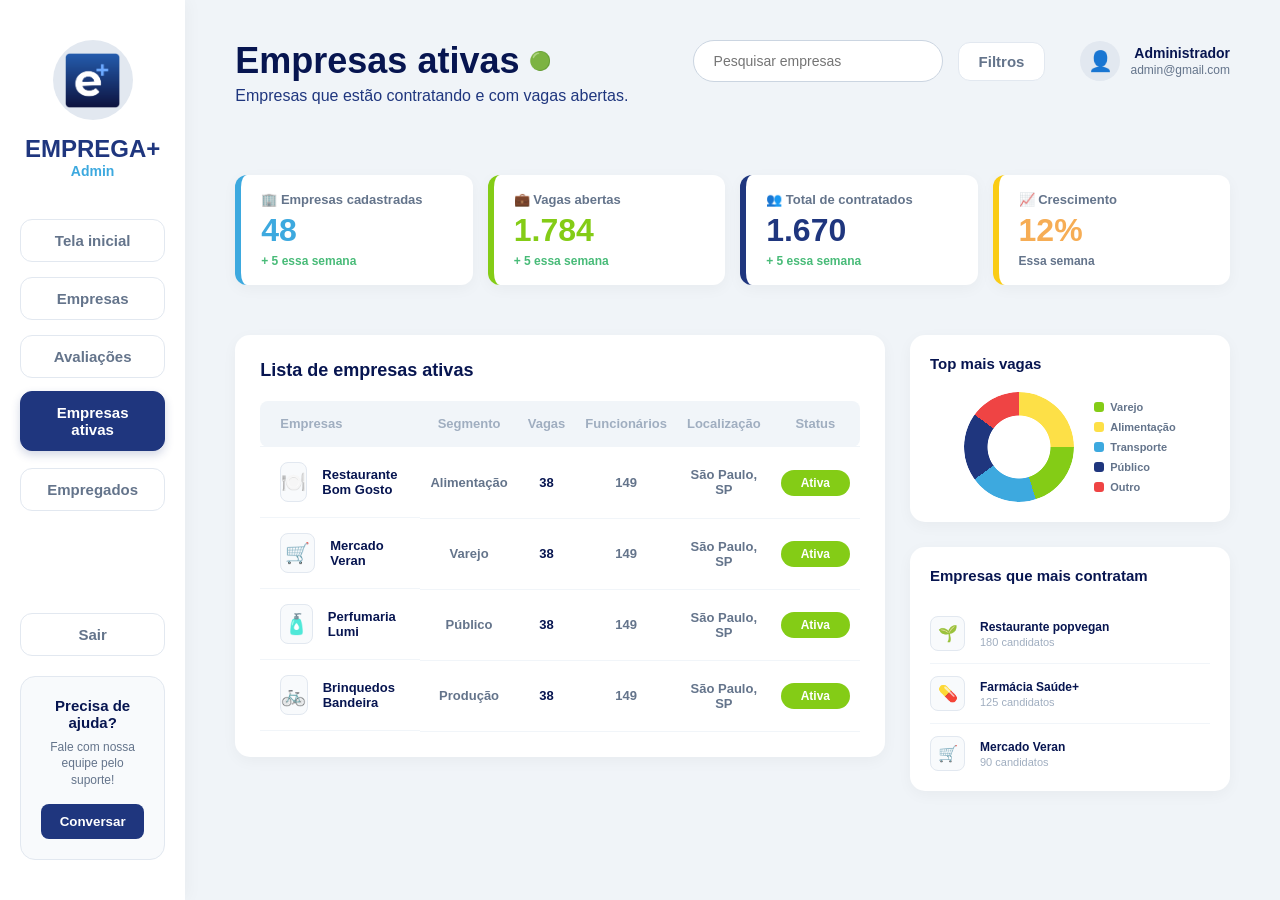
<file: paginas-inicial/subPaginas admin/admEmpresasAtivas.html>
<!DOCTYPE html>
<html lang="pt-BR">
<head>
    <meta charset="UTF-8">
    <meta name="viewport" content="width=device-width, initial-scale=1.0">
    <title>Empresas Ativas - Painel Admin</title>
    <!-- Caminho voltando duas pastas para achar a pasta CSS -->
    <link rel="stylesheet" href="../../css/painel.css">
</head>
<body>

    <div class="dashboard">
        
        <!-- SIDEBAR -->
        <aside class="sidebar">
            <div class="sidebar-header">
                <div class="profile-pic">
                <img src="/img/LEM2.png" alt="Logo Emprega+" style="width: 55px;">
                </div>
                <h2>EMPREGA+</h2>
                <p>Admin</p>
            </div>

            <nav class="sidebar-nav">
                <!-- A classe active agora está em Empresas ativas -->
                <a href="homeAdmin.html" class="nav-item">Tela inicial</a>
                <a href="admEmpresas.html" class="nav-item">Empresas</a>
                <a href="admAvaliações.html" class="nav-item">Avaliações</a>
                <a href="#" class="nav-item active">Empresas ativas</a>
                <a href="admEmpregados.html" class="nav-item">Empregados</a>
                
                <a href="#" class="nav-item" style="margin-top: auto;" onclick="confirmarSaida(event)">Sair</a>
            </nav>

            <div class="help-box">
                <h4>Precisa de ajuda?</h4>
                <p>Fale com nossa equipe pelo suporte!</p>
                <button class="btn-help">Conversar</button>
            </div>
        </aside>

        <!-- CONTEÚDO PRINCIPAL -->
        <main class="main-content">
            
            <header class="topbar" style="align-items: flex-start;">
                <div class="greeting">
                    <!-- Título com a bolinha verde do lado -->
                    <h1 style="display: flex; align-items: center; gap: 10px;">
                        Empresas ativas <span style="color: #84cc16; font-size: 18px;">🟢</span>
                    </h1>
                    <p>Empresas que estão contratando e com vagas abertas.</p>
                </div>
                
                <!-- Área de pesquisa e perfil -->
                <div style="display: flex; gap: 15px; align-items: center;">
                    <div class="search-bar" style="width: 250px;">
                        <input type="text" placeholder="Pesquisar empresas">
                    </div>
                    <button class="nav-item" style="padding: 10px 20px; cursor: pointer; background: white;">Filtros</button>
                    
                    <div style="display: flex; align-items: center; gap: 10px; margin-left: 20px;">
                        <div class="profile-pic" style="width: 40px; height: 40px; margin: 0; font-size: 20px;">👤</div>
                        <div style="text-align: right; color: #071550; font-size: 14px;">
                            <strong>Administrador</strong><br>
                            <span style="font-size: 12px; color: #64748b;">admin@gmail.com</span>
                        </div>
                    </div>
                </div>
            </header>

            <!-- 4 CARTÕES SUPERIORES DE ESTATÍSTICAS -->
            <section class="stats-grid admin-grid">
                <div class="stat-card" style="border-left-color: #3da9df;">
                    <span class="stat-title">🏢 Empresas cadastradas</span>
                    <span class="stat-number">48</span>
                    <span class="stat-trend">+ 5 essa semana</span>
                </div>
                <div class="stat-card" style="border-left-color: #84cc16;">
                    <span class="stat-title">💼 Vagas abertas</span>
                    <span class="stat-number" style="color: #84cc16;">1.784</span>
                    <span class="stat-trend">+ 5 essa semana</span>
                </div>
                <div class="stat-card" style="border-left-color: #1f367e;">
                    <span class="stat-title">👥 Total de contratados</span>
                    <span class="stat-number" style="color: #1f367e;">1.670</span>
                    <span class="stat-trend">+ 5 essa semana</span>
                </div>
                <div class="stat-card" style="border-left-color: #facc15;">
                    <span class="stat-title">📈 Crescimento</span>
                    <span class="stat-number amarelo">12%</span>
                    <span class="stat-trend" style="color: #64748b;">Essa semana</span>
                </div>
            </section>

            <!-- SEÇÃO INFERIOR: Tabela à esquerda, Widgets à direita -->
            <div class="avaliacoes-content">
                
                <!-- LADO ESQUERDO: Tabela -->
                <div class="table-section">
                    <h3>Lista de empresas ativas</h3>
                    <table class="data-table">
                        <thead>
                            <tr>
                                <th>Empresas</th>
                                <th>Segmento</th>
                                <th>Vagas</th>
                                <th>Funcionários</th>
                                <th>Localização</th>
                                <th>Status</th>
                            </tr>
                        </thead>
                        <tbody>
                            <!-- Linha 1 -->
                            <tr>
                                <td>
                                    <div class="empresa-icon">🍽️</div>
                                    <span style="color: #071550; font-weight: bold;">Restaurante Bom Gosto</span>
                                </td>
                                <td>Alimentação</td>
                                <td style="color: #071550;">38</td>
                                <td>149</td>
                                <td>São Paulo, SP</td>
                                <td><span class="badge-ativa">Ativa</span></td>
                            </tr>
                            
                            <!-- Linha 2 -->
                            <tr>
                                <td>
                                    <div class="empresa-icon">🛒</div>
                                    <span style="color: #071550; font-weight: bold;">Mercado Veran</span>
                                </td>
                                <td>Varejo</td>
                                <td style="color: #071550;">38</td>
                                <td>149</td>
                                <td>São Paulo, SP</td>
                                <td><span class="badge-ativa">Ativa</span></td>
                            </tr>

                            <!-- Linha 3 -->
                            <tr>
                                <td>
                                    <div class="empresa-icon">🧴</div>
                                    <span style="color: #071550; font-weight: bold;">Perfumaria Lumi</span>
                                </td>
                                <td>Público</td>
                                <td style="color: #071550;">38</td>
                                <td>149</td>
                                <td>São Paulo, SP</td>
                                <td><span class="badge-ativa">Ativa</span></td>
                            </tr>
                            
                            <!-- Linha 4 -->
                            <tr>
                                <td>
                                    <div class="empresa-icon">🚲</div>
                                    <span style="color: #071550; font-weight: bold;">Brinquedos Bandeira</span>
                                </td>
                                <td>Produção</td>
                                <td style="color: #071550;">38</td>
                                <td>149</td>
                                <td>São Paulo, SP</td>
                                <td><span class="badge-ativa">Ativa</span></td>
                            </tr>
                        </tbody>
                    </table>
                </div>

                <!-- LADO DIREITO: Widgets -->
                <aside class="side-widgets">
                    
                    <!-- Widget: Gráfico Top Mais Vagas -->
                    <div class="widget-card">
                        <h3>Top mais vagas</h3>
                        <div class="chart-container">
                            <div class="pie-chart-placeholder"></div>
                            <div class="chart-legend">
                                <div class="legend-item"><div class="color-box" style="background: #84cc16;"></div> Varejo</div>
                                <div class="legend-item"><div class="color-box" style="background: #fde047;"></div> Alimentação</div>
                                <div class="legend-item"><div class="color-box" style="background: #3da9df;"></div> Transporte</div>
                                <div class="legend-item"><div class="color-box" style="background: #1f367e;"></div> Público</div>
                                <div class="legend-item"><div class="color-box" style="background: #ef4444;"></div> Outro</div>
                            </div>
                        </div>
                    </div>

                    <!-- Widget: Lista de Empresas -->
                    <div class="widget-card">
                        <h3>Empresas que mais contratam</h3>
                        
                        <div class="small-company-item">
                            <div class="small-company-icon">🌱</div>
                            <div class="small-company-info">
                                <h4>Restaurante popvegan</h4>
                                <p>180 candidatos</p>
                            </div>
                        </div>
                        <div class="small-company-item">
                            <div class="small-company-icon">💊</div>
                            <div class="small-company-info">
                                <h4>Farmácia Saúde+</h4>
                                <p>125 candidatos</p>
                            </div>
                        </div>
                        <div class="small-company-item">
                            <div class="small-company-icon">🛒</div>
                            <div class="small-company-info">
                                <h4>Mercado Veran</h4>
                                <p>90 candidatos</p>
                            </div>
                        </div>
                    </div>

                </aside>
            </div>

        </main>
    </div>

    <!-- SCRIPT DE SAÍDA -->
    <script>
        function confirmarSaida(event) {
            event.preventDefault(); 
            if (confirm("Tem certeza que deseja sair?")) {
                window.location.href = "../../paginas-login/login.html"; 
            }
        }
    </script>
</body>
</html>
</file>
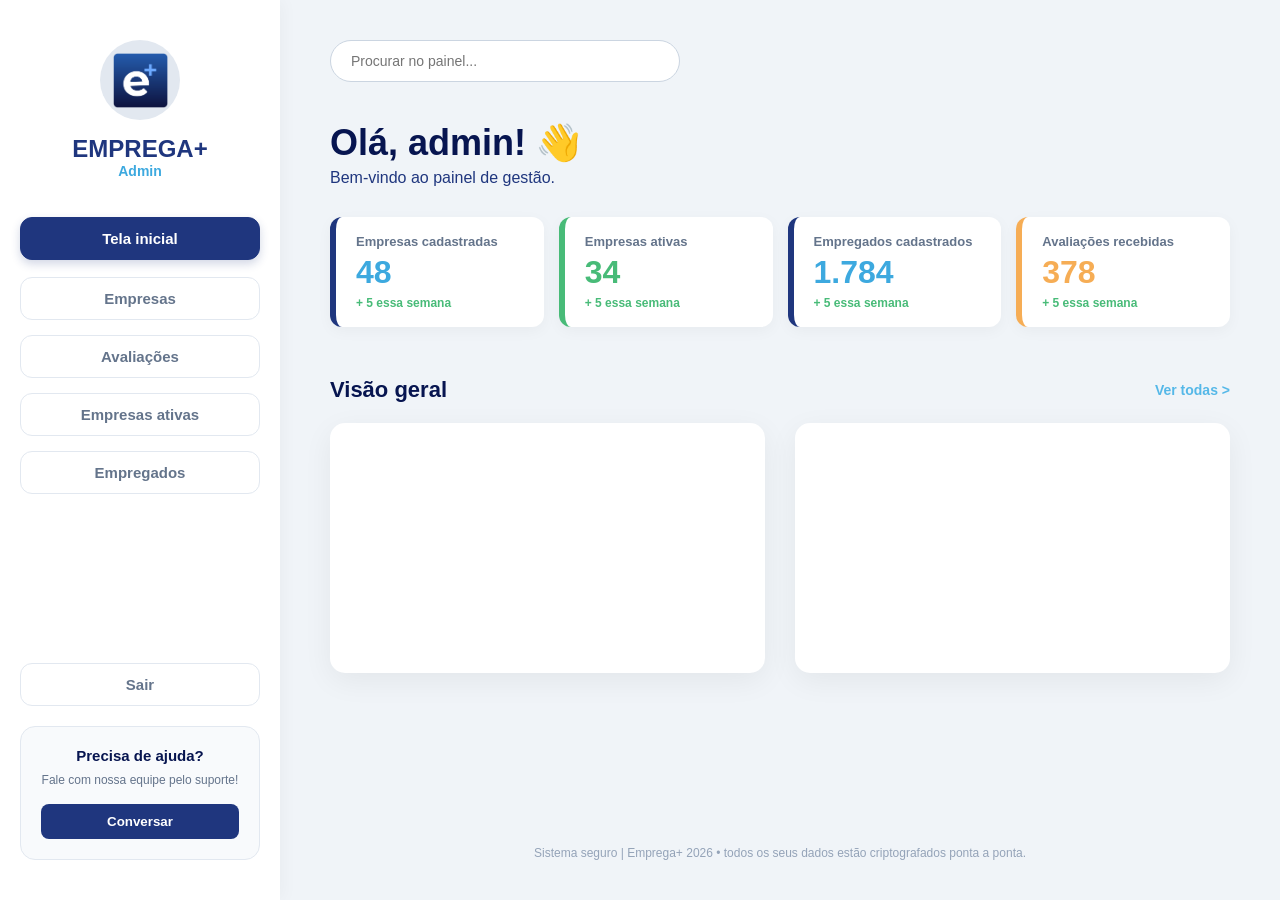
<file: paginas-inicial/subPaginas admin/homeAdmin.html>
<!DOCTYPE html>
<html lang="pt-BR">
<head>
    <meta charset="UTF-8">
    <meta name="viewport" content="width=device-width, initial-scale=1.0">
    <title>Painel Admin - Emprega+</title>
    <!-- Corrigido para voltar 2 pastas e achar o CSS -->
    <link rel="stylesheet" href="../../css/painel.css">
</head>
<body>

    <div class="dashboard">
        
        <!-- SIDEBAR -->
        <aside class="sidebar">
            <div class="sidebar-header">
                <div class="profile-pic">
                <!-- Corrigido para voltar 2 pastas e achar a imagem -->
                <img src="../../img/LEM2.png" alt="Logo Emprega+" style="width: 55px;">
                </div>
                <h2>EMPREGA+</h2>
                <p>Admin</p>
            </div>

            <nav class="sidebar-nav">
                <a href="homeAdmin.html" class="nav-item active">Tela inicial</a>
                <a href="admEmpresas.html" class="nav-item">Empresas</a>
                <!-- Corrigido: sem acento e sem cedilha -->
                <a href="admAvaliações.html" class="nav-item">Avaliações</a>
                <a href="admEmpresasAtivas.html" class="nav-item">Empresas ativas</a>
                <a href="admEmpregados.html" class="nav-item">Empregados</a>
                
                <a href="#" class="nav-item" style="margin-top: auto;" onclick="confirmarSaida(event)">Sair</a>
            </nav>

            <div class="help-box">
                <h4>Precisa de ajuda?</h4>
                <p>Fale com nossa equipe pelo suporte!</p>
                <button class="btn-help">Conversar</button>
            </div>
        </aside>

        <!-- CONTEÚDO PRINCIPAL -->
        <main class="main-content">
            
            <header class="topbar">
                <div class="search-bar">
                    <input type="text" placeholder="Procurar no painel...">
                </div>
            </header>

            <section class="greeting">
                <h1>Olá, admin! 👋</h1>
                <p>Bem-vindo ao painel de gestão.</p>
            </section>

            <!-- 4 CARTÕES SUPERIORES -->
            <section class="stats-grid admin-grid">
                
                <div class="stat-card">
                    <span class="stat-title">Empresas cadastradas</span>
                    <span class="stat-number">48</span>
                    <span class="stat-trend">+ 5 essa semana</span>
                </div>

                <div class="stat-card" style="border-left-color: #48bb78;">
                    <span class="stat-title">Empresas ativas</span>
                    <span class="stat-number" style="color: #48bb78;">34</span>
                    <span class="stat-trend">+ 5 essa semana</span>
                </div>

                <div class="stat-card">
                    <span class="stat-title">Empregados cadastrados</span>
                    <span class="stat-number">1.784</span>
                    <span class="stat-trend">+ 5 essa semana</span>
                </div>

                <div class="stat-card" style="border-left-color: #f6ad55;">
                    <span class="stat-title">Avaliações recebidas</span>
                    <span class="stat-number amarelo">378</span>
                    <span class="stat-trend">+ 5 essa semana</span>
                </div>

            </section>

            <!-- SEÇÃO INFERIOR -->
            <div class="section-header">
                <h2>Visão geral</h2>
                <a href="#">Ver todas ></a>
            </div>

            <section class="candidates-grid">
                <div class="candidate-card" style="height: 250px;">
                    <!-- Gráfico Visão Geral -->
                </div>
                <div class="candidate-card" style="height: 250px;">
                    <!-- Gráfico Empresas por status -->
                </div>
            </section>

            <footer class="footer-sec">
                <p>Sistema seguro | Emprega+ 2026 • todos os seus dados estão criptografados ponta a ponta.</p>
            </footer>

        </main>
    </div>

    <!-- SCRIPT DE SAÍDA -->
    <script>
        function confirmarSaida(event) {
            event.preventDefault(); 
            if (confirm("Tem certeza que deseja sair?")) {
                // Corrigido para voltar 2 pastas até o login
                window.location.href = "../../paginas-login/login.html"; 
            }
        }
    </script>
</body>
</html>
</file>
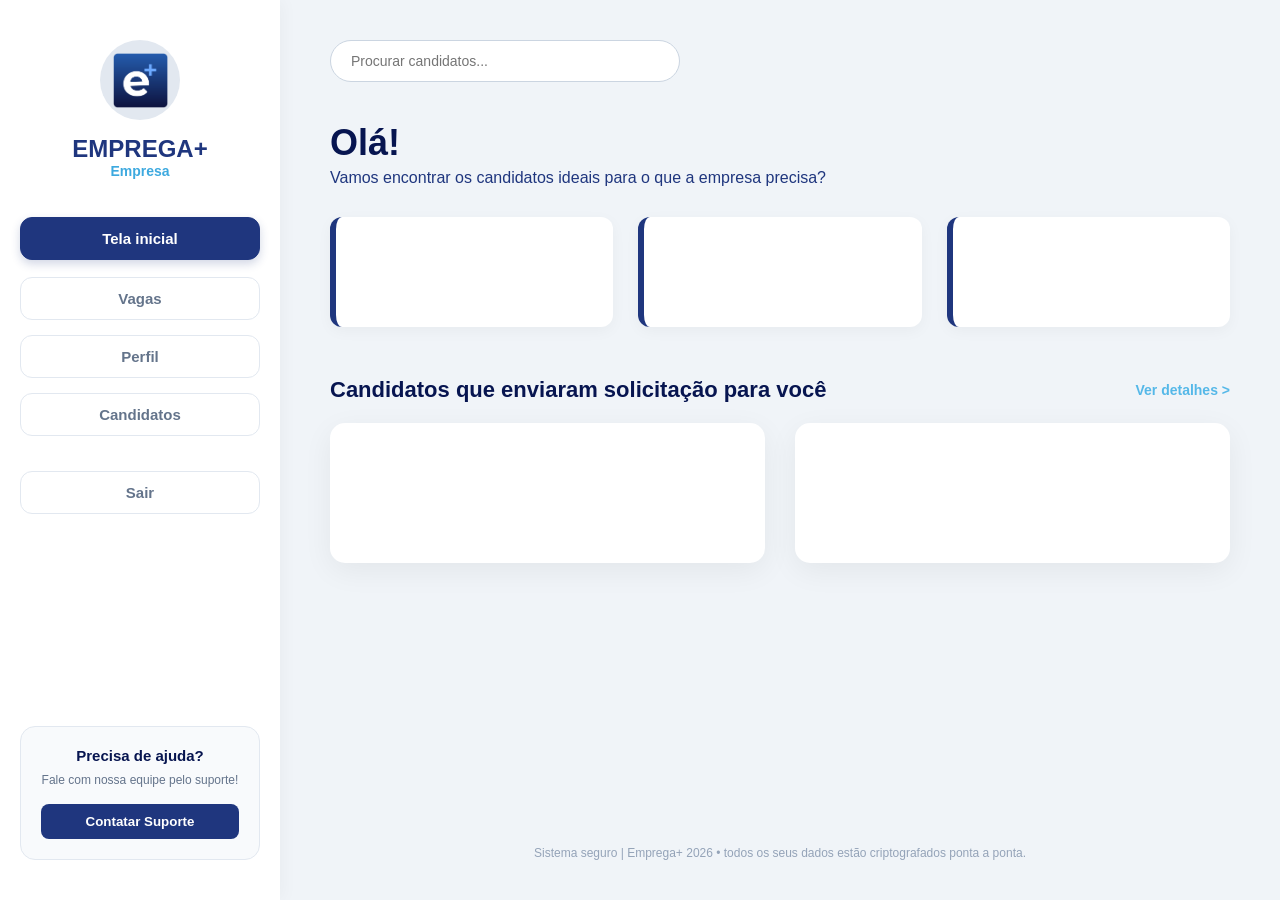
<file: paginas-inicial/subPaginas empresa/home.html>
<!DOCTYPE html>
<html lang="pt-br">
<head>
    <meta charset="UTF-8">
    <meta name="viewport" content="width=device-width, initial-scale=1.0">
    <title>Emprega+ | Painel da Empresa</title>
    <!-- Caminho atualizado para a pasta CSS -->
    <link rel="stylesheet" href="/css/painel.css">
</head>
<body>
    <div class="dashboard">

        <!-- =========================
           MENU LATERAL (SIDEBAR)
        ========================= -->
        <aside class="sidebar">
            <div class="sidebar-header">
                <div class="profile-pic">
                <img src="/img/LEM2.png" alt="Logo Emprega+" style="width: 55px;">
                </div>
                <h2>EMPREGA+</h2>
                <p>Empresa</p>
            </div>

            <nav class="sidebar-nav">
                <a href="#" class="nav-item active">Tela inicial</a>
                <a href="#" class="nav-item">Vagas</a>
                <a href="#" class="nav-item">Perfil</a>
                <a href="#" class="nav-item">Candidatos</a>
                
                <!-- Caminho atualizado apontando para a pasta paginas-login -->
                <a href="../paginas-login/login.html" class="nav-item" style="margin-top: 20px;">Sair</a>
            </nav>

            <div class="help-box">
                <h4>Precisa de ajuda?</h4>
                <p>Fale com nossa equipe pelo suporte!</p>
                <button class="btn-help">Contatar Suporte</button>
            </div>
        </aside>

        <!-- =========================
           CONTEÚDO PRINCIPAL
        ========================= -->
        <main class="main-content">
            
            <header class="topbar">
                <div class="search-bar">
                    <input type="text" placeholder="Procurar candidatos...">
                </div>
            </header>

            <section class="greeting">
                <h1>Olá!</h1>
                <p>Vamos encontrar os candidatos ideais para o que a empresa precisa?</p>
            </section>

            <section class="stats-grid">
                <div class="stat-card"></div>
                <div class="stat-card"></div>
                <div class="stat-card"></div>
            </section>

            <div class="section-header">
                <h2>Candidatos que enviaram solicitação para você</h2>
                <a href="#">Ver detalhes ></a>
            </div>

            <section class="candidates-grid">
                <div class="candidate-card"></div>
                <div class="candidate-card"></div>
            </section>

            <footer class="footer-sec">
                Sistema seguro | Emprega+ 2026 • todos os seus dados estão criptografados ponta a ponta.
            </footer>

        </main>

    </div>

</body>
</html>
</file>
<file: css/style.css>
* {
    margin: 0;
    padding: 0;
    box-sizing: border-box;
}

html,
body {
    width: 100%;
    height: 100%;
}

body {
    font-family: Arial, Helvetica, sans-serif;
    overflow: hidden;
}

.container {
    position: relative;

    width: 100%;
    height: 100vh;

    overflow: hidden;

    background-image: url("../img/FTDI.jpg");
    background-size: cover;
    background-position: center;
    background-repeat: no-repeat;
}


/* =========================
   LOGO
========================= */

.logo {
    position: absolute;

    top: 25%;
    left: 50%;

    transform: translateX(-50%);

    width: 100%;

    display: flex;
    justify-content: center;
    align-items: center;

    z-index: 5;
}

.logo-img {
    width: clamp(110px, 10vw, 160px);
    height: auto;

    /* IMPORTANTE: sem margin */
    margin: 0;
}


/* =========================
   EMPREGA+
========================= */

.logo-text {
    position: absolute;

    top: 42%;
    left: 50%;

    transform: translateX(-50%);

    width: 100%;

    text-align: center;

    color: white;

    font-size: clamp(24px, 2.5vw, 38px);
    font-weight: 900;

    letter-spacing: 1px;

    z-index: 5;
}


/* =========================
   CONTEÚDO
========================= */

.conteudo {
    position: absolute;

    top: 61%;
    left: 50%;

    transform: translateX(-50%);

    width: 100%;

    display: flex;
    flex-direction: column;
    align-items: center;

    text-align: center;

    z-index: 10;
}


/* =========================
   FRASE
========================= */

.frase {
    color: #2538a5;

    font-size: clamp(14px, 1.3vw, 18px);

    margin: 0 0 25px 0;
}


/* =========================
   BOTÃO
========================= */

.btn-comecar {
    width: clamp(280px, 27vw, 435px);
    height: clamp(50px, 4vw, 62px);

    margin: 0 0 25px 0;

    border: none;
    border-radius: 40px;

    background: #000b4c;

    color: white;

    font-size: clamp(16px, 1.3vw, 20px);
    font-weight: bold;

    cursor: pointer;

    transition: 0.2s;
}

.btn-comecar:hover {
    background: #111d70;
    transform: scale(1.02);
}


/* =========================
   LOGIN
========================= */

.login {
    color: #54b5e8;

    font-size: clamp(13px, 1vw, 16px);

    text-decoration: none;
}

.login:hover {
    text-decoration: underline;
}


/* =========================
   TABLET
========================= */

@media (max-width: 900px) {

    .logo {
        top: 18%;
    }

    .logo-text {
        top: 40%;
    }

    .conteudo {
        top: 55%;
    }
}


/* =========================
   CELULAR
========================= */

@media (max-width: 600px) {

    .logo {
        top: 15%;
    }

    .logo-img {
        width: 110px;
    }

    .logo-text {
        top: 34%;
        font-size: 27px;
    }

    .conteudo {
        top: 50%;
    }

    .btn-comecar {
        width: 80%;
    }
}
</file>
<file: css/painel.css>
* {
    margin: 0;
    padding: 0;
    box-sizing: border-box;
    font-family: Arial, Helvetica, sans-serif;
}

body {
    background-color: #f0f4f8; 
    color: #333;
}

/* AJUSTE PARA 4 CARTÕES NA TELA ADMIN */
.stats-grid.admin-grid {
    grid-template-columns: repeat(4, 1fr);
    gap: 15px; /* Diminuí um pouco o gap para caberem 4 com folga */
}

/* INTERIOR DOS CARTÕES DE ESTATÍSTICA */
.stat-card {
    display: flex;
    flex-direction: column;
    justify-content: center;
}

.stat-title {
    font-size: 13px;
    color: #64748b;
    font-weight: bold;
    margin-bottom: 5px;
}

.stat-number {
    font-size: 32px;
    color: #3da9df; /* Azul claro do seu tema */
    font-weight: 900;
    margin-bottom: 5px;
}

/* Aquele número de avaliações que é amarelo no protótipo */
.stat-number.amarelo { color: #f6ad55; }

.stat-trend {
    font-size: 12px;
    color: #48bb78; /* Verde */
    font-weight: bold;
}

.dashboard {
    display: flex;
    min-height: 100vh;
}

/* SIDEBAR */
.sidebar {
    width: 280px;
    background: #ffffff;
    padding: 40px 20px;
    display: flex;
    flex-direction: column;
    box-shadow: 4px 0 15px rgba(0, 0, 0, 0.03);
    z-index: 10;
}

.sidebar-header {
    text-align: center;
    margin-bottom: 40px;
}

.profile-pic {
    width: 80px;
    height: 80px;
    background: #e2e8f0;
    border-radius: 50%;
    margin: 0 auto 15px;
    display: flex;
    align-items: center;
    justify-content: center;
    font-size: 40px;
    color: #a0aec0;
}

.sidebar-header h2 {
    color: #1f367e;
    font-size: 24px;
    font-weight: 900;
}

.sidebar-header p {
    color: #3da9df;
    font-size: 14px;
    font-weight: bold;
}

.sidebar-nav {
    flex: 1;
    display: flex;
    flex-direction: column;
    gap: 15px;
}

.nav-item {
    display: block;
    padding: 12px 20px;
    text-decoration: none;
    color: #64748b;
    font-weight: bold;
    font-size: 15px;
    border-radius: 12px;
    border: 1px solid #e2e8f0;
    text-align: center;
    transition: all 0.3s ease;
}

.nav-item:hover, .nav-item.active {
    background: #1f367e;
    color: #ffffff;
    border-color: #1f367e;
    transform: translateY(-2px);
    box-shadow: 0 4px 10px rgba(31, 54, 126, 0.2);
}

.help-box {
    background: #f8fafc;
    border: 1px solid #e2e8f0;
    padding: 20px;
    border-radius: 15px;
    text-align: center;
    margin-top: 20px;
}

.help-box h4 {
    color: #071550;
    margin-bottom: 8px;
    font-size: 15px;
}

.help-box p {
    font-size: 12px;
    color: #64748b;
    margin-bottom: 15px;
    line-height: 1.4;
}

.btn-help {
    background: #1f367e;
    color: white;
    border: none;
    padding: 10px;
    border-radius: 8px;
    width: 100%;
    cursor: pointer;
    font-weight: bold;
    transition: 0.2s;
}

.btn-help:hover {
    background: #071550;
}

/* CONTEÚDO PRINCIPAL */
.main-content {
    flex: 1;
    padding: 40px 50px;
    display: flex;
    flex-direction: column;
}

.topbar {
    display: flex;
    justify-content: space-between;
    align-items: center;
    margin-bottom: 40px;
}

.menu-icon {
    font-size: 28px;
    cursor: pointer;
    color: #071550;
}

.search-bar {
    position: relative;
    width: 350px;
}

.search-bar input {
    width: 100%;
    padding: 12px 20px;
    border-radius: 25px;
    border: 1px solid #cbd5e1;
    outline: none;
    font-size: 14px;
    transition: 0.3s;
}

.search-bar input:focus {
    border-color: #1f367e;
    box-shadow: 0 0 0 3px rgba(31, 54, 126, 0.1);
}

.greeting {
    margin-bottom: 30px;
}

.greeting h1 {
    color: #071550;
    font-size: 36px;
    margin-bottom: 5px;
}

.greeting p {
    color: #1f367e;
    font-size: 16px;
    font-weight: 500;
}

/* CARDS */
.stats-grid {
    display: grid;
    grid-template-columns: repeat(3, 1fr);
    gap: 25px;
    margin-bottom: 50px;
}

.stat-card {
    background: white;
    height: 110px;
    border-radius: 12px;
    border-left: 6px solid #1f367e;
    box-shadow: 0 4px 15px rgba(0, 0, 0, 0.04);
    padding: 20px;
}

.section-header {
    display: flex;
    justify-content: space-between;
    align-items: center;
    margin-bottom: 20px;
}

.section-header h2 {
    color: #071550;
    font-size: 22px;
}

.section-header a {
    color: #55b8e8;
    text-decoration: none;
    font-weight: bold;
    font-size: 14px;
}

.section-header a:hover {
    text-decoration: underline;
}

.candidates-grid {
    display: grid;
    grid-template-columns: repeat(2, 1fr);
    gap: 30px;
    margin-bottom: 40px;
}

.candidate-card {
    background: white;
    height: 140px;
    border-radius: 15px;
    box-shadow: 0 8px 30px rgba(0, 0, 0, 0.06);
    padding: 20px;
}

.footer-sec {
    margin-top: auto;
    text-align: center;
    color: #94a3b8;
    font-size: 12px;
}
/* =========================================
   ESTILOS PARA TABELAS E FILTROS
   ========================================= */
   .table-container {
    background: #ffffff;
    border-radius: 15px;
    padding: 25px;
    box-shadow: 0 4px 15px rgba(0, 0, 0, 0.04);
    margin-bottom: 40px;
}

.table-filters {
    display: flex;
    gap: 15px;
    margin-bottom: 25px;
    align-items: center;
}

.filter-input, .filter-select {
    padding: 10px 15px;
    border: 1px solid #e2e8f0;
    border-radius: 8px;
    background-color: #f8fafc;
    color: #64748b;
    font-size: 13px;
    outline: none;
}

.filter-input {
    flex-grow: 1; /* Faz a barra de pesquisa ocupar o maior espaço possível */
}

/* Tabela de Dados */
.data-table {
    width: 100%;
    border-collapse: collapse;
}

.data-table th, .data-table td {
    padding: 15px 10px;
    text-align: center;
    border-bottom: 1px solid #f1f5f9;
    color: #64748b;
    font-size: 13px;
    font-weight: bold;
}

/* Cabeçalho da Tabela */
.data-table th {
    background-color: #f1f5f9;
    color: #a0aec0;
    font-weight: 900;
}

.data-table th:first-child { border-radius: 8px 0 0 8px; text-align: left; padding-left: 20px;}
.data-table th:last-child { border-radius: 0 8px 8px 0; }

/* Linhas da Tabela */
.data-table td:first-child { 
    text-align: left; 
    display: flex; 
    align-items: center; 
    gap: 15px; 
    color: #071550; 
    padding-left: 20px;
}

.empresa-icon {
    width: 40px;
    height: 40px;
    background-color: #f8fafc;
    border: 1px solid #e2e8f0;
    border-radius: 8px;
    display: flex;
    align-items: center;
    justify-content: center;
    font-size: 20px;
}

/* Badge de Status (Ativa) */
.badge-ativa {
    background-color: #84cc16; /* Verde do protótipo */
    color: white;
    padding: 6px 20px;
    border-radius: 20px;
    font-size: 12px;
}

/* =========================================
   TELA DE AVALIAÇÕES (Layout Duplo e Widgets)
   ========================================= */
   .avaliacoes-content {
    display: flex;
    gap: 25px;
    align-items: flex-start;
}

.table-section {
    flex: 1;
    background: #ffffff;
    border-radius: 15px;
    padding: 25px;
    box-shadow: 0 4px 15px rgba(0, 0, 0, 0.04);
}

.table-section h3 {
    color: #071550;
    font-size: 18px;
    margin-bottom: 20px;
}

.side-widgets {
    width: 320px;
    display: flex;
    flex-direction: column;
    gap: 25px;
}

.widget-card {
    background: #ffffff;
    border-radius: 15px;
    padding: 20px;
    box-shadow: 0 4px 15px rgba(0, 0, 0, 0.04);
}

.widget-card h3 {
    font-size: 15px;
    color: #071550;
    margin-bottom: 20px;
}

/* Barras de Progresso */
.progress-row {
    display: flex;
    align-items: center;
    gap: 10px;
    margin-bottom: 12px;
    font-size: 12px;
    color: #071550;
    font-weight: bold;
}

.progress-label { width: 60px; }
.progress-value { width: 20px; text-align: right; color: #64748b; font-weight: normal;}

.progress-bar-bg {
    flex: 1;
    height: 10px;
    background-color: #e2e8f0;
    border-radius: 5px;
    overflow: hidden;
}

.progress-bar-fill {
    height: 100%;
    background-color: #fde047; /* Amarelo */
    border-radius: 5px;
}

/* Lista Lateral de Empresas */
.small-company-item {
    display: flex;
    align-items: center;
    gap: 15px;
    padding: 12px 0;
    border-bottom: 1px solid #f1f5f9;
}
.small-company-item:last-child {
    border-bottom: none;
    padding-bottom: 0;
}
.small-company-icon {
    width: 35px;
    height: 35px;
    background-color: #f8fafc;
    border: 1px solid #e2e8f0;
    border-radius: 8px;
    display: flex;
    align-items: center;
    justify-content: center;
    font-size: 16px;
}
.small-company-info h4 {
    font-size: 12px;
    color: #071550;
    margin-bottom: 2px;
}
.small-company-info p {
    font-size: 11px;
    color: #a0aec0;
}

/* Avaliações e Badges da Tabela */
.estrelas {
    color: #facc15;
    font-size: 15px;
    letter-spacing: 1px;
}
.estrelas-vazias {
    color: #e2e8f0;
}

.comentario-texto {
    font-size: 12px;
    color: #64748b;
    line-height: 1.3;
    max-width: 150px;
    margin: 0 auto;
}

.badge-negativo {
    background-color: #fecaca; /* Fundo vermelho claro */
    color: #991b1b;            /* Texto vermelho escuro */
    padding: 6px 15px;
    border-radius: 20px;
    font-size: 12px;
    font-weight: bold;
}

.badge-positivo {
    background-color: #bbf7d0; /* Fundo verde claro */
    color: #166534;            /* Texto verde escuro */
    padding: 6px 15px;
    border-radius: 20px;
    font-size: 12px;
    font-weight: bold;
}

/* =========================================
   GRÁFICO DE PIZZA / ROSCA E LEGENDAS
   ========================================= */
   .chart-container {
    display: flex;
    align-items: center;
    justify-content: center;
    gap: 20px;
    margin-top: 15px;
}

.pie-chart-placeholder {
    width: 110px;
    height: 110px;
    border-radius: 50%;
    /* Desenha o gráfico colorido usando CSS puro */
    background: conic-gradient(
        #fde047 0% 25%,   /* Amarelo */
        #84cc16 25% 45%,  /* Verde */
        #3da9df 45% 65%,  /* Azul Claro */
        #1f367e 65% 85%,  /* Azul Escuro */
        #ef4444 85% 100%  /* Vermelho */
    );
    /* Cria o furo no meio para virar um gráfico de rosca */
    -webkit-mask: radial-gradient(circle, transparent 40%, black 41%);
    mask: radial-gradient(circle, transparent 40%, black 41%);
}

.chart-legend {
    display: flex;
    flex-direction: column;
    gap: 8px;
    font-size: 11px;
    color: #64748b;
    font-weight: bold;
}

.legend-item {
    display: flex;
    align-items: center;
    gap: 6px;
}

.color-box {
    width: 10px;
    height: 10px;
    border-radius: 3px;
}

/* =========================================
   TABELA DE EMPREGADOS (Avatar e Contato)
   ========================================= */
   .candidato-cell {
    display: flex;
    align-items: center;
    gap: 15px;
    text-align: left;
}

.candidato-avatar {
    width: 40px;
    height: 40px;
    border-radius: 50%;
    background-color: #f1f5f9;
    display: flex;
    align-items: center;
    justify-content: center;
    font-size: 20px;
}

.candidato-text, .contato-text {
    display: flex;
    flex-direction: column;
    line-height: 1.4;
}

.candidato-name {
    color: #071550;
    font-weight: bold;
    font-size: 13px;
}

.candidato-sub {
    font-size: 10px;
    color: #a0aec0;
    font-weight: normal;
}

.contato-text {
    font-size: 11px;
    color: #071550;
    font-weight: bold;
}
</file>
<file: css/login.css>
* {
    margin: 0;
    padding: 0;
    box-sizing: border-box;
}

html,
body {
    width: 100%;
    min-height: 100%;
}

body {
    margin: 0;
    font-family: Arial, Helvetica, sans-serif;
    background-image: url("../img/FTDL.jpg");
    background-size: cover;
    background-position: center;
    background-repeat: no-repeat;
    min-height: 100vh;
}

/* =========================
   PÁGINA
========================= */

.login-page {
    width: 100%;
    min-height: 100vh;
    display: flex;
    justify-content: center; 
}

/* =========================
   LADO ESQUERDO
========================= */

.lado-esquerdo {
    width: 50%;
    min-height: 100vh;
    position: relative;
    
    display: flex;
    flex-direction: column;
    justify-content: center;
    align-items:center; /* Empurra os itens para perto do centro da tela */
    padding-right: 40px; /* Distância entre o texto e o card */
    
    overflow: hidden;
}

/* LOGO */

.logo-area {
    display: flex;
    align-items: center;
    gap: 15px; 
    position: relative;
    z-index: 2;
    
    width: 100%;
    max-width: 380px; /* Cria uma linha invisível para a logo e o texto ficarem retos */
    margin-bottom: 40px; 
}

.logo {
    width: 75px; 
    margin: 0; /* Removendo a margem que estava entortando */
}

.logo-area h1 {
    color: #1f367e;
    font-size: 32px; 
    font-weight: 900;
}

.logo-area p {
    color: #55b8e8;
    font-size: 22px; 
    font-weight: bold;
}

/* TEXTO */

.texto-esquerdo {
    position: relative;
    z-index: 2;
    
    width: 100%;
    max-width: 380px; /* Segue a mesma linha da logo */
    margin: 0; 
}

.icone-cadeado {
    width: 90px; 
    height: 90px; 
    border-radius: 50%;
    background: #d5f4ff;
    display: flex;
    align-items: center;
    justify-content: center;
    font-size: 45px; 
    margin-bottom: 25px;
}

.texto-esquerdo h2 {
    color: #1f367e;
    font-size: 32px; 
    margin-bottom: 15px;
}

.texto-esquerdo p {
    font-size: 16px; 
    line-height: 1.6;
    color: #222;
}


/* =========================
   LADO DIREITO
========================= */

.lado-direito {
    width: 50%;
    min-height: 100vh;
    display: flex;
    justify-content: flex-start; /* Traz o card para perto do centro da tela */
    align-items: center;
    padding-left: 40px; /* Distância entre o card e os textos */
}

/* =========================
   CARD
========================= */

.login-card {
    width: min(100%, 700px); 
    background: white;
    border-radius: 25px;
    padding: 40px; 
    box-shadow: 0 10px 30px rgba(0, 0, 0, 0.08);
    border: 1px solid #ddd;
}

/* TÍTULO */

.login-card > h2 {
    text-align: center;
    color: #071550;
    font-size: 36px; 
    margin-bottom: 8px;
}

.subtitulo {
    text-align: center;
    color: #31416e;
    font-size: 16px; 
    margin-bottom: 25px;
}

/* =========================
   TIPOS
========================= */

.tipos-acesso {
    display: grid;
    grid-template-columns: repeat(3, 1fr);
    gap: 15px; 
    margin-bottom: 25px;
}

.tipo {
    position: relative;
    min-height: 120px; 
    background: white;
    border: 1px solid #ccc;
    border-radius: 17px;
    padding: 15px 5px; 
    cursor: pointer;
    transition: .2s;
    
    display: flex;
    flex-direction: column;
    align-items: center;
    text-align: center;
}

.tipo:hover {
    border-color: #162cc1;
}

.tipo.selecionado {
    border: 2px solid #111dcc;
}

.tipo-icone {
    width: 50px; 
    height: 50px; 
    display: flex;
    align-items: center;
    justify-content: center;
    border-radius: 50%;
    background: #eee;
    font-size: 24px; 
    margin-bottom: 8px;
}

.tipo strong {
    display: block;
    color: #172867;
    font-size: 13px; 
}

.tipo small {
    display: block;
    font-size: 10px; 
    line-height: 1.3;
    margin-top: 5px;
}

/* =========================
   FORMULÁRIO
========================= */

form label {
    display: block;
    color: #222;
    font-size: 15px; 
    font-weight: bold;
    margin-bottom: 8px; 
}

form input[type="text"],
form input[type="password"] {
    width: 100%;
    height: 48px; 
    font-size: 16px; 
    border: 1px solid #bbb;
    border-radius: 10px;
    padding: 0 15px;
    margin-bottom: 12px;
    outline: none;
}

form input:focus {
    border-color: #1d2bc4;
}

/* BOTÃO */

.btn-entrar {
    width: 100%;
    height: 48px; 
    margin-top: 15px;
    border: none;
    border-radius: 8px;
    background: #20347e;
    color: white;
    font-size: 19px; 
    font-weight: bold;
    cursor: pointer;
}

.btn-entrar:hover {
    background: #162762;
}

/* =========================
   OPÇÕES
========================= */

.opcoes {
    display: flex;
    justify-content: space-between;
    align-items: center;
    margin-top: 15px;
    font-size: 13px; 
}

.lembrar {
    display: flex;
    align-items: center;
    gap: 8px;
}

.lembrar input {
    accent-color: #101bc2;
    width: 16px; 
    height: 16px;
}

.opcoes a {
    color: #3da9df;
    font-weight: bold;
    text-decoration: none;
}

/* =========================
   OU
========================= */

.ou {
    display: flex;
    align-items: center;
    gap: 10px;
    margin: 25px 0 15px;
}

.ou span {
    flex: 1;
    height: 1px;
    background: #ddd;
}

.ou p {
    color: #aaa;
    font-size: 13px; 
}

/* GOOGLE */

.google {
    width: 100%;
    height: 48px; 
    border: 1px solid #ccc;
    border-radius: 7px;
    background: white;
    font-size: 15px; 
    font-weight: bold;
    cursor: pointer;
}

.google span {
    color: #4285f4;
    margin-right: 7px;
}

/* =========================
   NOVO CADASTRO (LINK)
========================= */
.novo-cadastro {
    text-align: center;
    font-size: 14px;
    margin-top: 20px;
    color: #666;
}

.novo-cadastro a {
    color: #3da9df;
    font-weight: bold;
    text-decoration: none;
    transition: 0.2s;
}

.novo-cadastro a:hover {
    color: #1f367e;
    text-decoration: underline;
}

/* SEGURANÇA */

.seguranca {
    text-align: center;
    color: #999;
    font-size: 11px; 
    margin-top: 20px;
}

/* =========================
   RESPONSIVIDADE
========================= */

@media (max-width: 900px) {
    .lado-esquerdo {
        display: none;
    }

    .lado-direito {
        width: 100%;
        min-height: 100vh;
        justify-content: center; 
        padding-left: 0;
    }
}

@media (max-width: 500px) {
    .lado-direito {
        padding: 15px;
    }

    .login-card {
        padding: 25px;
        border-radius: 18px;
    }

    .tipos-acesso {
        gap: 8px;
    }

    .tipo {
        min-height: 105px;
    }
}
</file>
